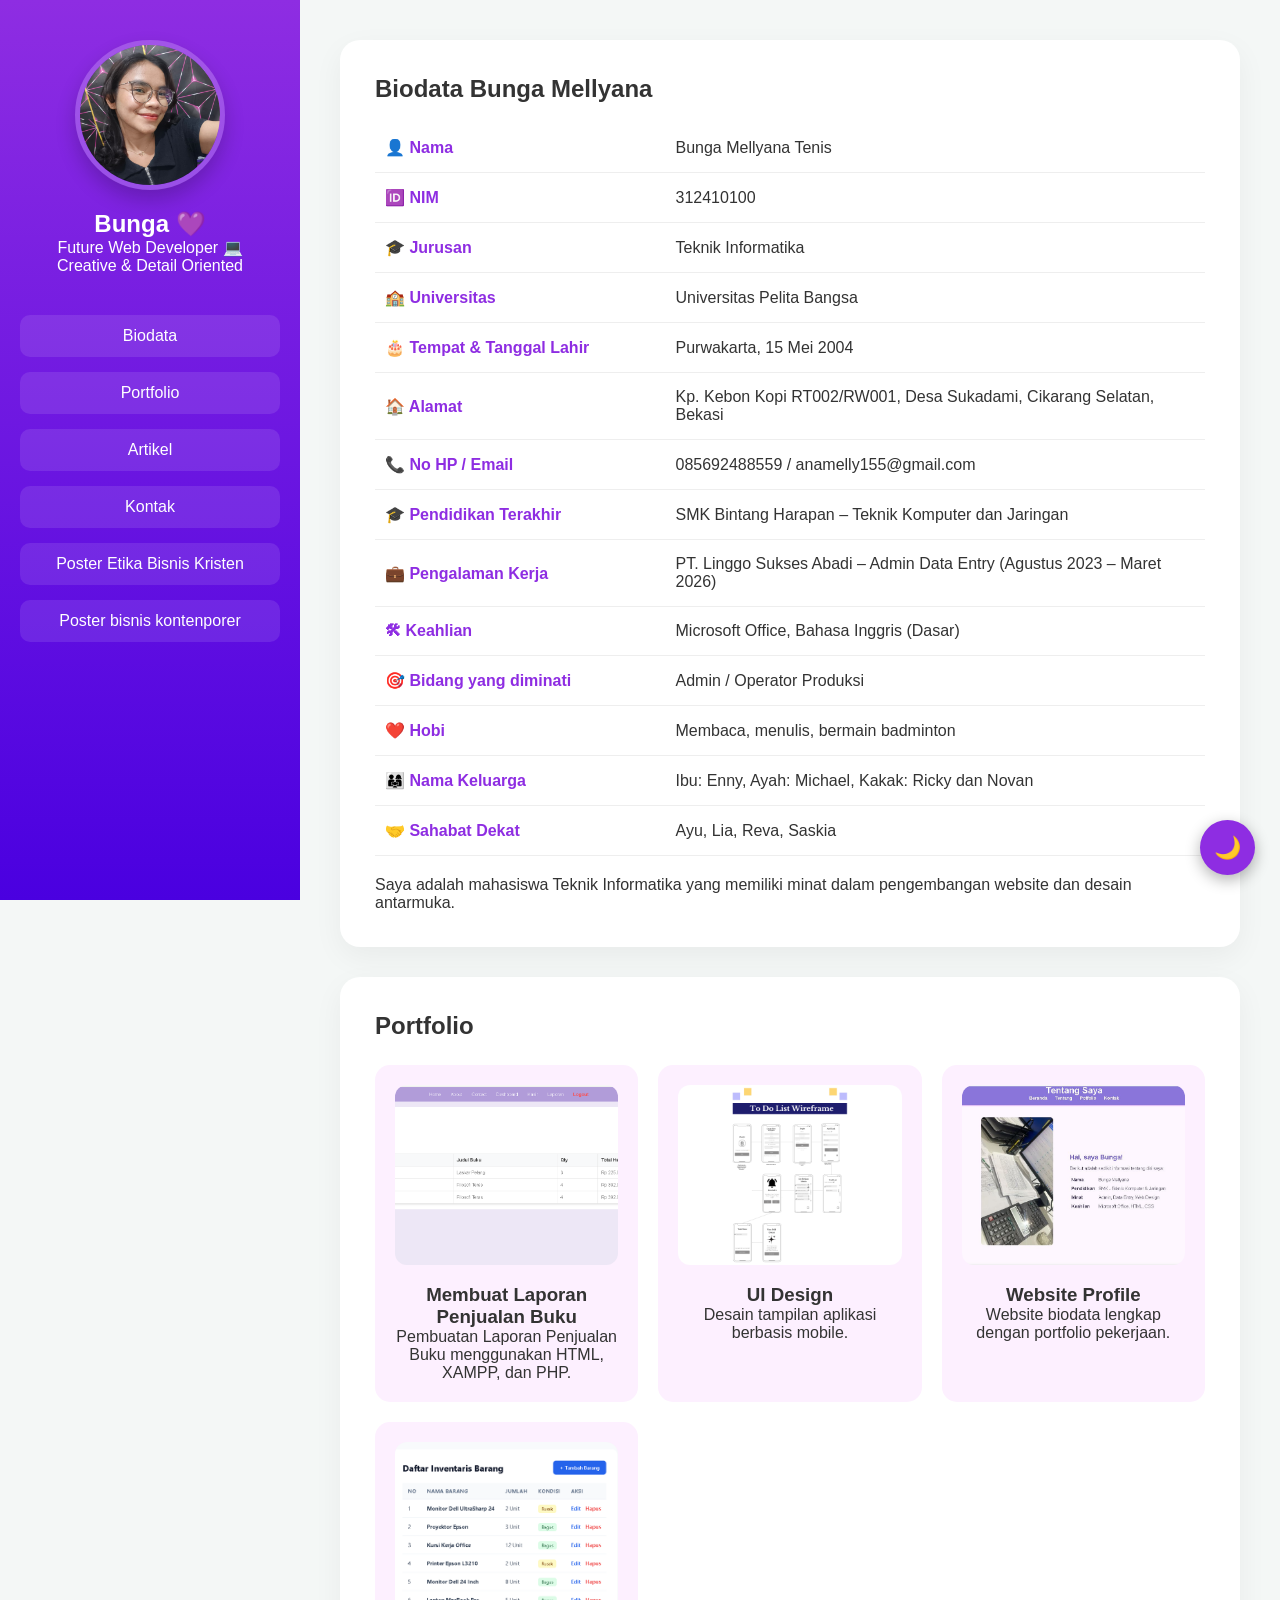
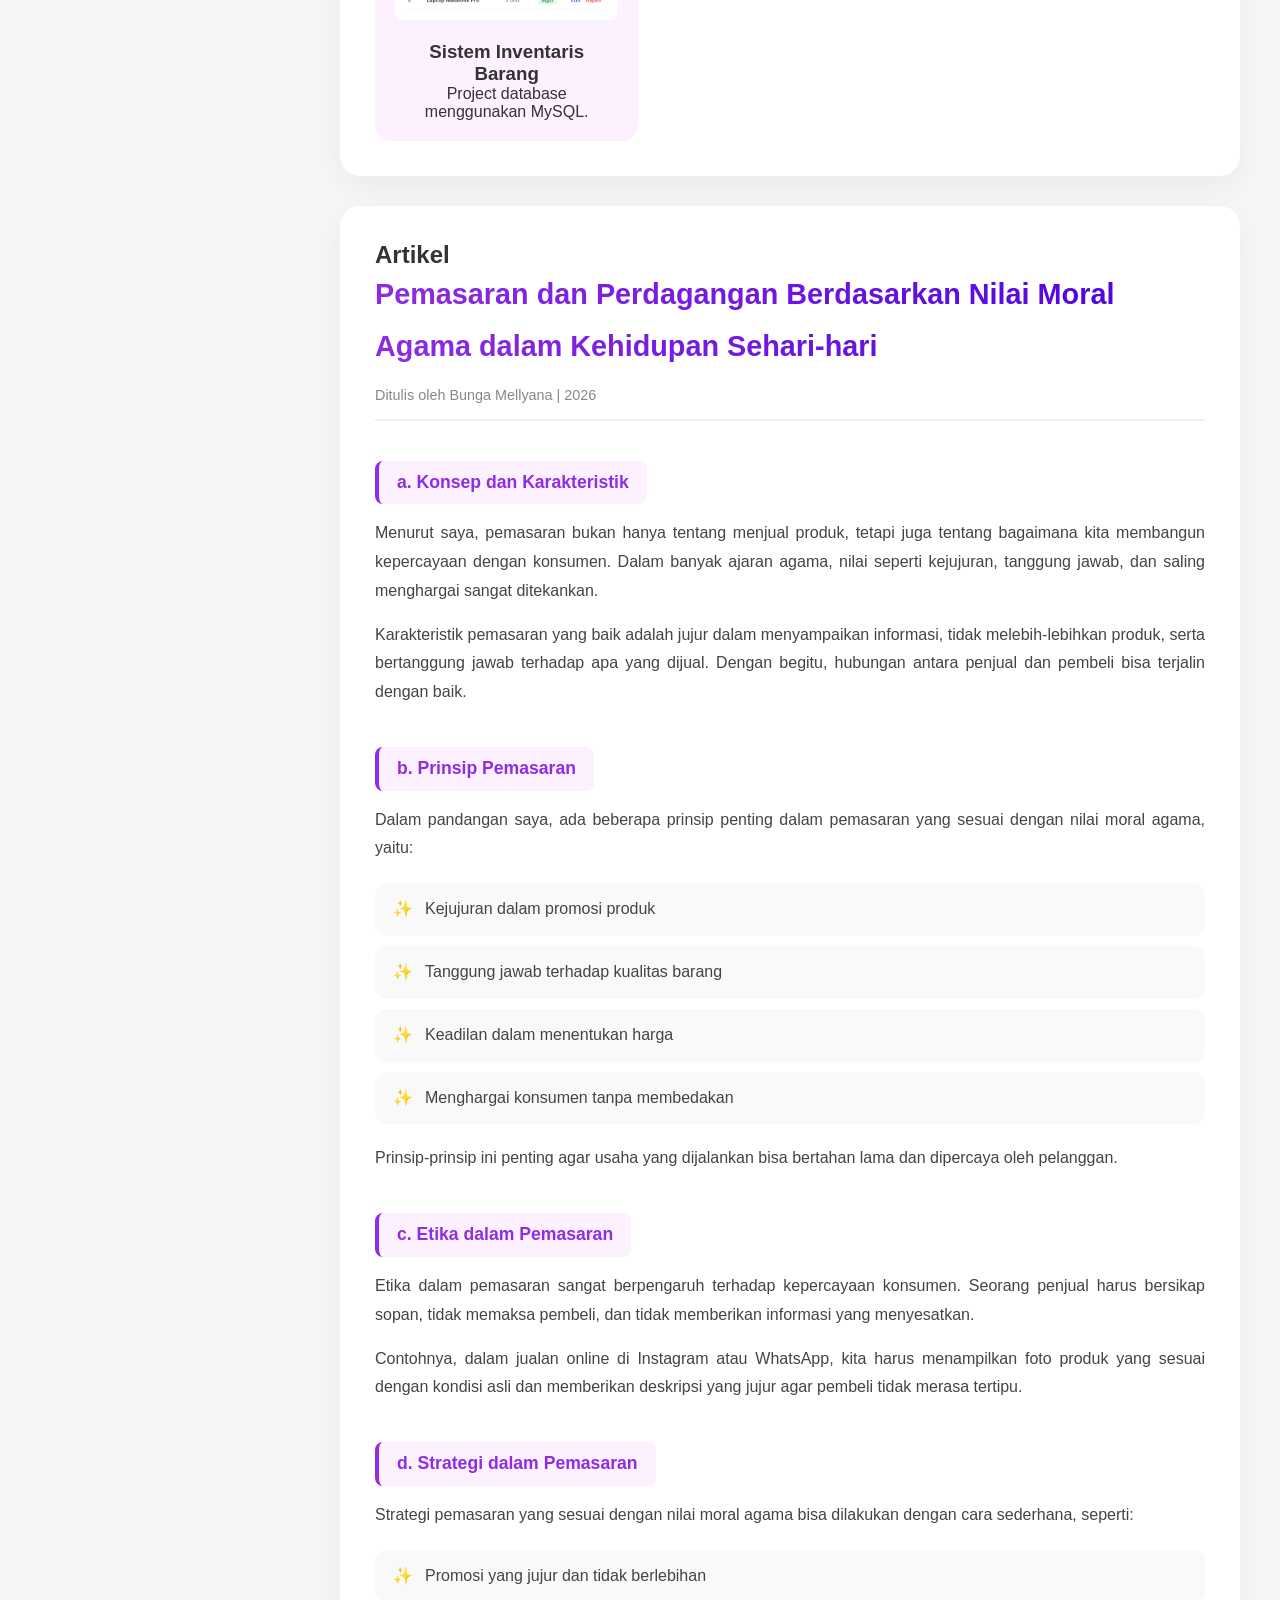
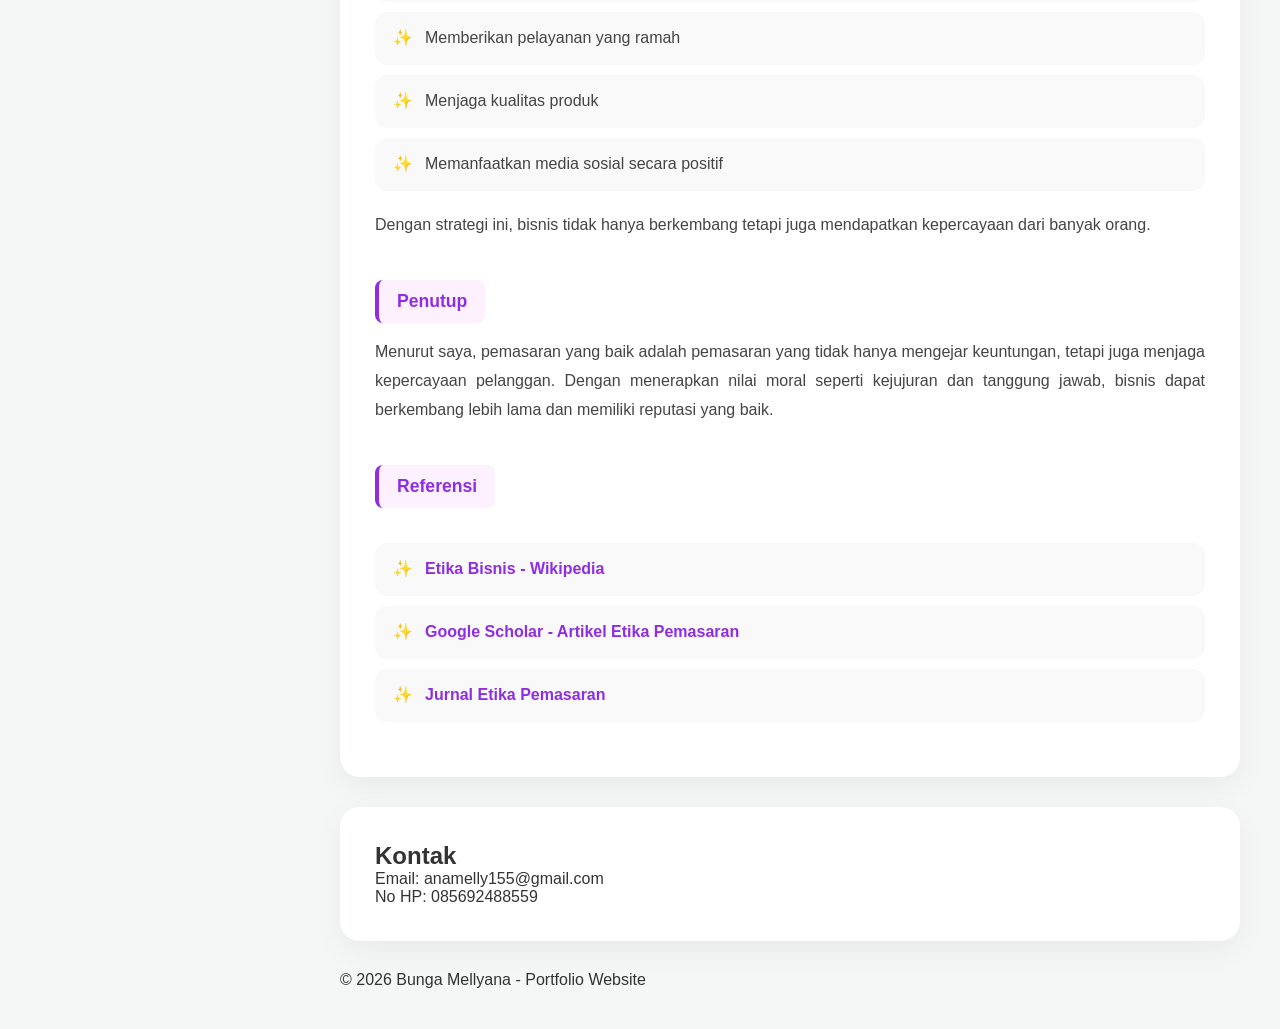
<file: index.html>
<!DOCTYPE html>
<html lang="id">
<head>
    <meta charset="UTF-8">
    <meta name="viewport" content="width=device-width, initial-scale=1.0">
    <title>Portfolio - Bunga Mellyana</title>
    <link rel="stylesheet" href="style.css">
</head>
<body>

<div class="container">

    <!-- SIDEBAR -->
    <aside class="sidebar">
        <div class="profile">
            <div class="circle">
                <img src="me.jpeg" alt="Foto Bunga">
            </div>
            <h2>Bunga 💜</h2>
            <p>Future Web Developer 💻</p>
            <p>Creative & Detail Oriented</p>
        </div>

        <nav class="menu">
            <a href="#about">Biodata</a>
            <a href="#portfolio">Portfolio</a>
            <a href="artikel.html">Artikel</a>
            <a href="#kontak">Kontak</a>
            <a href="poster-etika-bisnis-kristen.html">Poster Etika Bisnis Kristen</a>
            <a href="poster.html">Poster bisnis kontenporer</a>
        </nav>
    </aside>

    <!-- CONTENT -->
    <main class="content">

        <!-- BIODATA -->
        <section id="about" class="card">
            <h1>Biodata Bunga Mellyana</h1>
            <table>
                <tr><td class="label">👤 Nama</td><td class="value">Bunga Mellyana Tenis</td></tr>
                <tr><td class="label">🆔 NIM</td><td class="value">312410100</td></tr>
                <tr><td class="label">🎓 Jurusan</td><td class="value">Teknik Informatika</td></tr>
                <tr><td class="label">🏫 Universitas</td><td class="value">Universitas Pelita Bangsa</td></tr>
                <tr><td class="label">🎂 Tempat & Tanggal Lahir</td><td class="value">Purwakarta, 15 Mei 2004</td></tr>
                <tr><td class="label">🏠 Alamat</td><td class="value">Kp. Kebon Kopi RT002/RW001, Desa Sukadami, Cikarang Selatan, Bekasi</td></tr>
                <tr><td class="label">📞 No HP / Email</td><td class="value">085692488559 / anamelly155@gmail.com</td></tr>
                <tr><td class="label">🎓 Pendidikan Terakhir</td><td class="value">SMK Bintang Harapan – Teknik Komputer dan Jaringan</td></tr>
                <tr><td class="label">💼 Pengalaman Kerja</td><td class="value">PT. Linggo Sukses Abadi – Admin Data Entry (Agustus 2023 – Maret 2026)</td></tr>
                <tr><td class="label">🛠 Keahlian</td><td class="value">Microsoft Office, Bahasa Inggris (Dasar)</td></tr>
                <tr><td class="label">🎯 Bidang yang diminati</td><td class="value">Admin / Operator Produksi</td></tr>
                <tr><td class="label">❤️ Hobi</td><td class="value">Membaca, menulis, bermain badminton</td></tr>
                <tr><td class="label">👨‍👩‍👧 Nama Keluarga</td><td class="value">Ibu: Enny, Ayah: Michael, Kakak: Ricky dan Novan</td></tr>
                <tr><td class="label">🤝 Sahabat Dekat</td><td class="value">Ayu, Lia, Reva, Saskia</td></tr>
            </table>
            <p>Saya adalah mahasiswa Teknik Informatika yang memiliki minat dalam pengembangan website dan desain antarmuka.</p>
        </section>

        <!-- PORTFOLIO -->
        <section id="portfolio" class="card">
            <h2>Portfolio</h2>
            <div class="grid">
                <div class="box">
                    <img src="Laporan.png" alt="Laporan Penjualan" class="project-img">
                    <h3>Membuat Laporan Penjualan Buku</h3>
                    <p>Pembuatan Laporan Penjualan Buku menggunakan HTML, XAMPP, dan PHP.</p>
                </div>
                <div class="box">
                    <img src="Wiframe.png" alt="UI Project" class="project-img">
                    <h3>UI Design</h3>
                    <p>Desain tampilan aplikasi berbasis mobile.</p>
                </div>
                <div class="box">
                    <img src="Profile.png" alt="Website Profile" class="project-img">
                    <h3>Website Profile</h3>
                    <p>Website biodata lengkap dengan portfolio pekerjaan.</p>
                </div>
                <div class="box">
                    <img src="Projek Barang.png" alt="Sistem Inventaris" class="project-img">
                    <h3>Sistem Inventaris Barang</h3>
                    <p>Project database menggunakan MySQL.</p>
                </div>
            </div>
        </section>

        <!-- ARTIKEL -->
<section id="artikel" class="card">
    <h2>Artikel</h2>
    <div class="artikel-box">

        <h3>Pemasaran dan Perdagangan Berdasarkan Nilai Moral Agama dalam Kehidupan Sehari-hari</h3>
        <p class="artikel-info">Ditulis oleh Bunga Mellyana | 2026</p>

        <h4>a. Konsep dan Karakteristik</h4>
        <p>Menurut saya, pemasaran bukan hanya tentang menjual produk, tetapi juga tentang bagaimana kita membangun kepercayaan dengan konsumen. Dalam banyak ajaran agama, nilai seperti kejujuran, tanggung jawab, dan saling menghargai sangat ditekankan.</p>
        <p>Karakteristik pemasaran yang baik adalah jujur dalam menyampaikan informasi, tidak melebih-lebihkan produk, serta bertanggung jawab terhadap apa yang dijual. Dengan begitu, hubungan antara penjual dan pembeli bisa terjalin dengan baik.</p>

        <h4>b. Prinsip Pemasaran</h4>
        <p>Dalam pandangan saya, ada beberapa prinsip penting dalam pemasaran yang sesuai dengan nilai moral agama, yaitu:</p>
        <ul>
            <li>Kejujuran dalam promosi produk</li>
            <li>Tanggung jawab terhadap kualitas barang</li>
            <li>Keadilan dalam menentukan harga</li>
            <li>Menghargai konsumen tanpa membedakan</li>
        </ul>
        <p>Prinsip-prinsip ini penting agar usaha yang dijalankan bisa bertahan lama dan dipercaya oleh pelanggan.</p>

        <h4>c. Etika dalam Pemasaran</h4>
        <p>Etika dalam pemasaran sangat berpengaruh terhadap kepercayaan konsumen. Seorang penjual harus bersikap sopan, tidak memaksa pembeli, dan tidak memberikan informasi yang menyesatkan.</p>
        <p>Contohnya, dalam jualan online di Instagram atau WhatsApp, kita harus menampilkan foto produk yang sesuai dengan kondisi asli dan memberikan deskripsi yang jujur agar pembeli tidak merasa tertipu.</p>

        <h4>d. Strategi dalam Pemasaran</h4>
        <p>Strategi pemasaran yang sesuai dengan nilai moral agama bisa dilakukan dengan cara sederhana, seperti:</p>
        <ul>
            <li>Promosi yang jujur dan tidak berlebihan</li>
            <li>Memberikan pelayanan yang ramah</li>
            <li>Menjaga kualitas produk</li>
            <li>Memanfaatkan media sosial secara positif</li>
        </ul>
        <p>Dengan strategi ini, bisnis tidak hanya berkembang tetapi juga mendapatkan kepercayaan dari banyak orang.</p>

        <h4>Penutup</h4>
        <p>Menurut saya, pemasaran yang baik adalah pemasaran yang tidak hanya mengejar keuntungan, tetapi juga menjaga kepercayaan pelanggan. Dengan menerapkan nilai moral seperti kejujuran dan tanggung jawab, bisnis dapat berkembang lebih lama dan memiliki reputasi yang baik.</p>

        <h4>Referensi</h4>
<ul>
    <li><a href="https://id.wikipedia.org/wiki/Etika_bisnis" target="_blank">Etika Bisnis - Wikipedia</a></li>
    
    <li><a href="https://scholar.google.com/scholar?q=etika+pemasaran+moral+agama" target="_blank">Google Scholar - Artikel Etika Pemasaran</a></li>
    
    <li><a href="https://www.researchgate.net/publication/374945821_ETIKA_PEMASARAN" target="_blank">Jurnal Etika Pemasaran</a></li>
</ul>

    </div>
</section>

        <!-- KONTAK -->
        <section id="kontak" class="card">
            <h2>Kontak</h2>
            <p>Email: anamelly155@gmail.com</p>
            <p>No HP: 085692488559</p>
        </section>

        <!-- FOOTER -->
        <footer>
            © 2026 Bunga Mellyana - Portfolio Website
        </footer>

    </main>

</div>
<button class="toggle-dark" onclick="toggleDarkMode()">🌙</button>

<script>
function toggleDarkMode() {
    document.body.classList.toggle("dark");
}
</script>
</body>
</html>
</file>
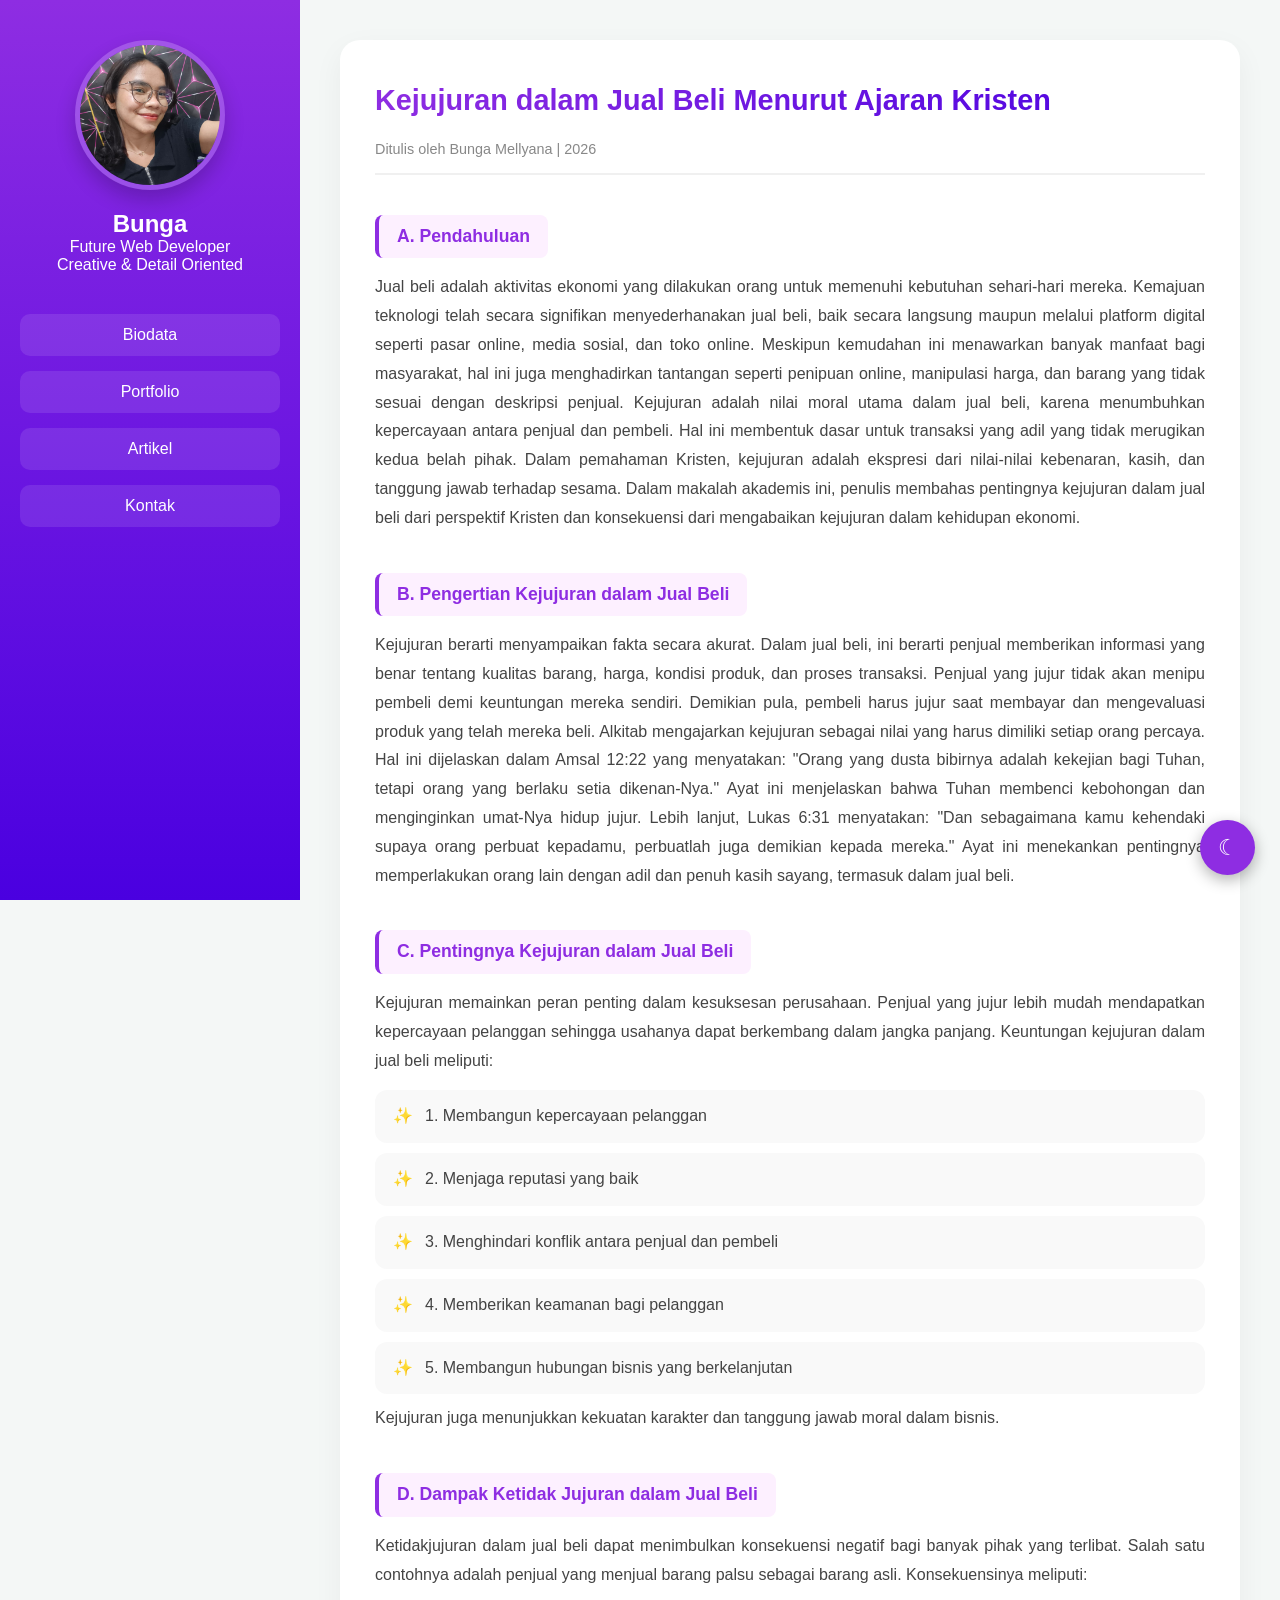
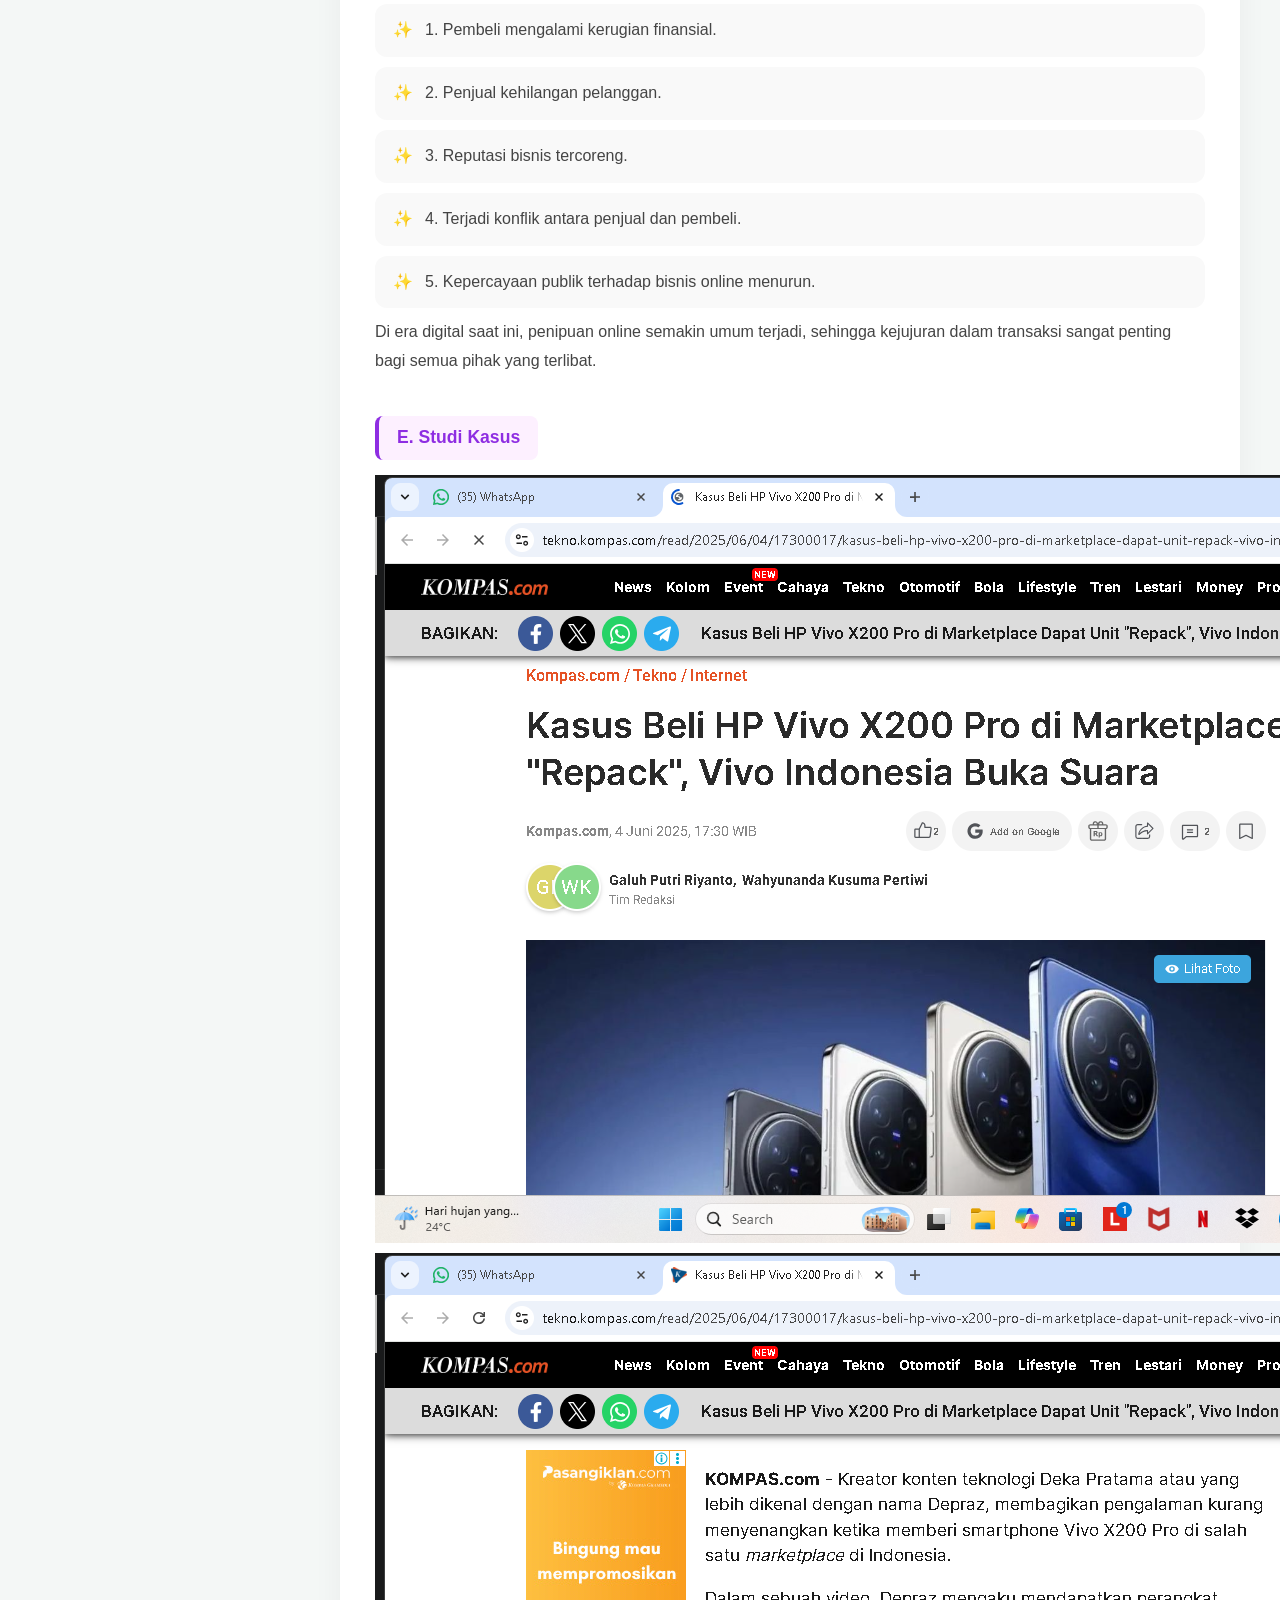
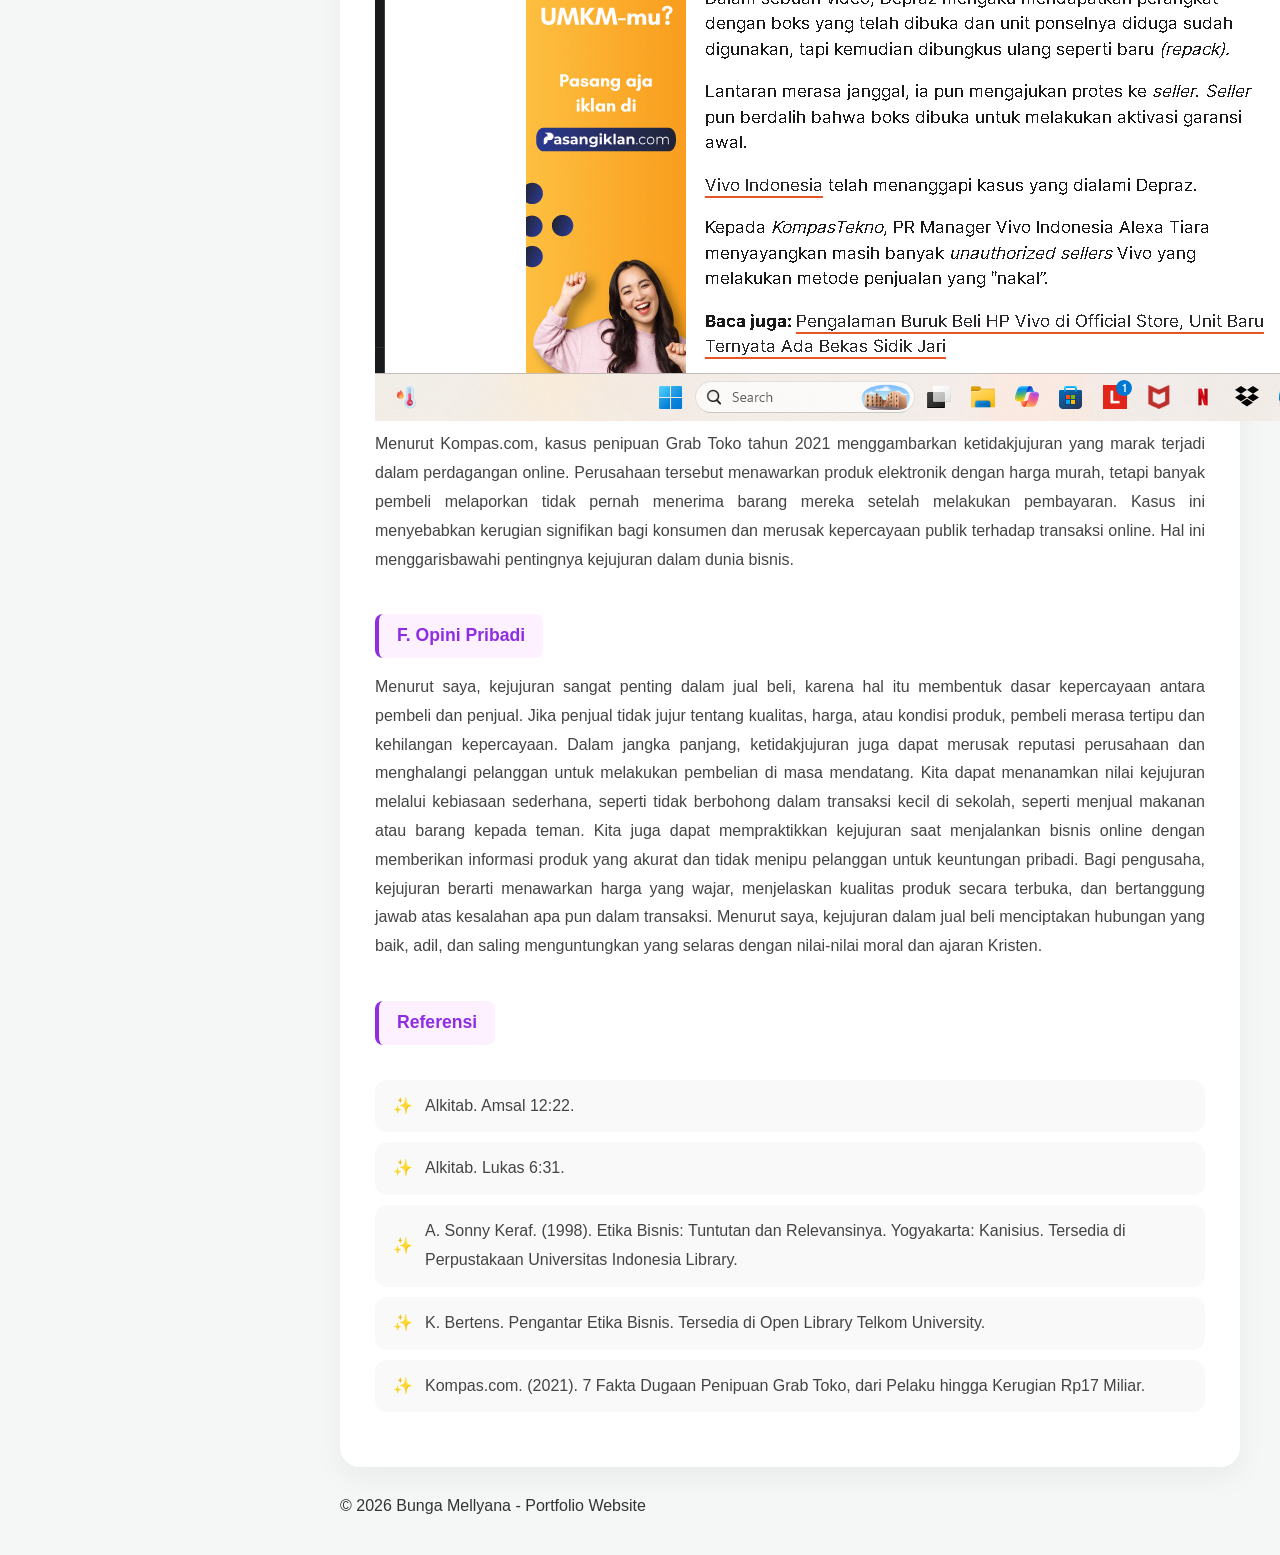
<file: artikel.html>
<!DOCTYPE html>
<html lang="id">
<head>
    <meta charset="UTF-8">
    <meta name="viewport" content="width=device-width, initial-scale=1.0">
    <title>Artikel - Kejujuran dalam Jual Beli</title>
    <link rel="stylesheet" href="style.css">
</head>
<body>

<div class="container">

    <!-- SIDEBAR -->
    <aside class="sidebar">
        <div class="profile">
            <div class="circle">
                <img src="me.jpeg" alt="Foto Bunga">
            </div>
            <h2>Bunga</h2>
            <p>Future Web Developer</p>
            <p>Creative & Detail Oriented</p>
        </div>

        <nav class="menu">
            <a href="index.html#about">Biodata</a>
            <a href="index.html#portfolio">Portfolio</a>
            <a href="artikel.html">Artikel</a>
            <a href="index.html#kontak">Kontak</a>
        </nav>
    </aside>

    <!-- CONTENT -->
    <main class="content">

        <section class="card">
            <div class="artikel-box">
                <h3>Kejujuran dalam Jual Beli Menurut Ajaran Kristen</h3>
                <p class="artikel-info">Ditulis oleh Bunga Mellyana | 2026</p>

                <h4>A. Pendahuluan</h4>
                <p>
                    Jual beli adalah aktivitas ekonomi yang dilakukan orang untuk memenuhi kebutuhan sehari-hari mereka. Kemajuan teknologi telah secara signifikan menyederhanakan jual beli, baik secara langsung maupun melalui platform digital seperti pasar online, media sosial, dan toko online. Meskipun kemudahan ini menawarkan banyak manfaat bagi masyarakat, hal ini juga menghadirkan tantangan seperti penipuan online, manipulasi harga, dan barang yang tidak sesuai dengan deskripsi penjual.
                    Kejujuran adalah nilai moral utama dalam jual beli, karena menumbuhkan kepercayaan antara penjual dan pembeli. Hal ini membentuk dasar untuk transaksi yang adil yang tidak merugikan kedua belah pihak. Dalam pemahaman Kristen, kejujuran adalah ekspresi dari nilai-nilai kebenaran, kasih, dan tanggung jawab terhadap sesama.
                    Dalam makalah akademis ini, penulis membahas pentingnya kejujuran dalam jual beli dari perspektif Kristen dan konsekuensi dari mengabaikan kejujuran dalam kehidupan ekonomi.
                </p>

                <h4>B. Pengertian Kejujuran dalam Jual Beli</h4>
                <p>
                    Kejujuran berarti menyampaikan fakta secara akurat. Dalam jual beli, ini berarti penjual memberikan informasi yang benar tentang kualitas barang, harga, kondisi produk, dan proses transaksi.
                    Penjual yang jujur tidak akan menipu pembeli demi keuntungan mereka sendiri. Demikian pula, pembeli harus jujur saat membayar dan mengevaluasi produk yang telah mereka beli.
                    Alkitab mengajarkan kejujuran sebagai nilai yang harus dimiliki setiap orang percaya. 
                    Hal ini dijelaskan dalam Amsal 12:22 yang menyatakan:
                    "Orang yang dusta bibirnya adalah kekejian bagi Tuhan, tetapi orang yang berlaku setia dikenan-Nya."

                    Ayat ini menjelaskan bahwa Tuhan membenci kebohongan dan menginginkan umat-Nya hidup jujur.

                    Lebih lanjut, Lukas 6:31 menyatakan:
                    "Dan sebagaimana kamu kehendaki supaya orang perbuat kepadamu, perbuatlah juga demikian kepada mereka."

                    Ayat ini menekankan pentingnya memperlakukan orang lain dengan adil dan penuh kasih sayang, termasuk dalam jual beli.
                </p>

                <h4>C. Pentingnya Kejujuran dalam Jual Beli</h4>
                <p>
                   Kejujuran memainkan peran penting dalam kesuksesan perusahaan. Penjual yang jujur lebih mudah mendapatkan kepercayaan pelanggan sehingga usahanya dapat berkembang dalam jangka panjang.
                   Keuntungan kejujuran dalam jual beli meliputi:
                   <li>1. Membangun kepercayaan pelanggan</li>
                   <li>2. Menjaga reputasi yang baik</li>
                   <li>3. Menghindari konflik antara penjual dan pembeli</li>
                   <li>4. Memberikan keamanan bagi pelanggan</li>
                   <li>5. Membangun hubungan bisnis yang berkelanjutan</li>
                   Kejujuran juga menunjukkan kekuatan karakter dan tanggung jawab moral dalam bisnis.

                </p>

                <h4>D. Dampak Ketidak Jujuran dalam Jual Beli</h4>
                <p>
                    Ketidakjujuran dalam jual beli dapat menimbulkan konsekuensi negatif bagi banyak pihak yang terlibat. Salah satu contohnya adalah penjual yang menjual barang palsu sebagai barang asli.
                    Konsekuensinya meliputi:
                   <li>1. Pembeli mengalami kerugian finansial.</li>
                    <li>2. Penjual kehilangan pelanggan.</li>
                    <li>3. Reputasi bisnis tercoreng.</li>
                    <li>4. Terjadi konflik antara penjual dan pembeli.</li>
                    <li>5. Kepercayaan publik terhadap bisnis online menurun.</li>
                    Di era digital saat ini, penipuan online semakin umum terjadi, sehingga kejujuran dalam transaksi sangat penting bagi semua pihak yang terlibat.
                </p>

                <h4>E. Studi Kasus</h4>
                <img src="Studi Kasus1.png" alt="Studi Kasus">
                <img src="Studi Kasus2.png" alt="Studi Kasus">
                <p>
                    Menurut Kompas.com, kasus penipuan Grab Toko tahun 2021 menggambarkan ketidakjujuran yang marak terjadi dalam perdagangan online. Perusahaan tersebut menawarkan produk elektronik dengan harga murah, tetapi banyak pembeli melaporkan tidak pernah menerima barang mereka setelah melakukan pembayaran.
                    Kasus ini menyebabkan kerugian signifikan bagi konsumen dan merusak kepercayaan publik terhadap transaksi online. Hal ini menggarisbawahi pentingnya kejujuran dalam dunia bisnis.
                </p>

                <h4>F. Opini Pribadi</h4>
                <p>
                    Menurut saya, kejujuran sangat penting dalam jual beli, karena hal itu membentuk dasar kepercayaan antara pembeli dan penjual. Jika penjual tidak jujur tentang kualitas, harga, atau kondisi produk, pembeli merasa tertipu dan kehilangan kepercayaan. Dalam jangka panjang, ketidakjujuran juga dapat merusak reputasi perusahaan dan menghalangi pelanggan untuk melakukan pembelian di masa mendatang.
                    Kita dapat menanamkan nilai kejujuran melalui kebiasaan sederhana, seperti tidak berbohong dalam transaksi kecil di sekolah, seperti menjual makanan atau barang kepada teman. Kita juga dapat mempraktikkan kejujuran saat menjalankan bisnis online dengan memberikan informasi produk yang akurat dan tidak menipu pelanggan untuk keuntungan pribadi.
                    Bagi pengusaha, kejujuran berarti menawarkan harga yang wajar, menjelaskan kualitas produk secara terbuka, dan bertanggung jawab atas kesalahan apa pun dalam transaksi. Menurut saya, kejujuran dalam jual beli menciptakan hubungan yang baik, adil, dan saling menguntungkan yang selaras dengan nilai-nilai moral dan ajaran Kristen.
                </p>

                <h4>Referensi</h4>
                <ul>
                    <li>Alkitab. Amsal 12:22.</li>
                    <li>Alkitab. Lukas 6:31.</li>
                    <li>A. Sonny Keraf. (1998). Etika Bisnis: Tuntutan dan Relevansinya. Yogyakarta: Kanisius. Tersedia di Perpustakaan Universitas Indonesia Library.</li>
                    <li>K. Bertens. Pengantar Etika Bisnis. Tersedia di Open Library Telkom University.</li>
                    <li>Kompas.com. (2021). 7 Fakta Dugaan Penipuan Grab Toko, dari Pelaku hingga Kerugian Rp17 Miliar.</li>
                </ul>
            </div>
        </section>

        <!-- FOOTER -->
        <footer>
            &copy; 2026 Bunga Mellyana - Portfolio Website
        </footer>

    </main>

</div>
<button class="toggle-dark" onclick="toggleDarkMode()">&#9790;</button>

<script>
function toggleDarkMode() {
    document.body.classList.toggle("dark");
}
</script>
</body>
</html>
</file>
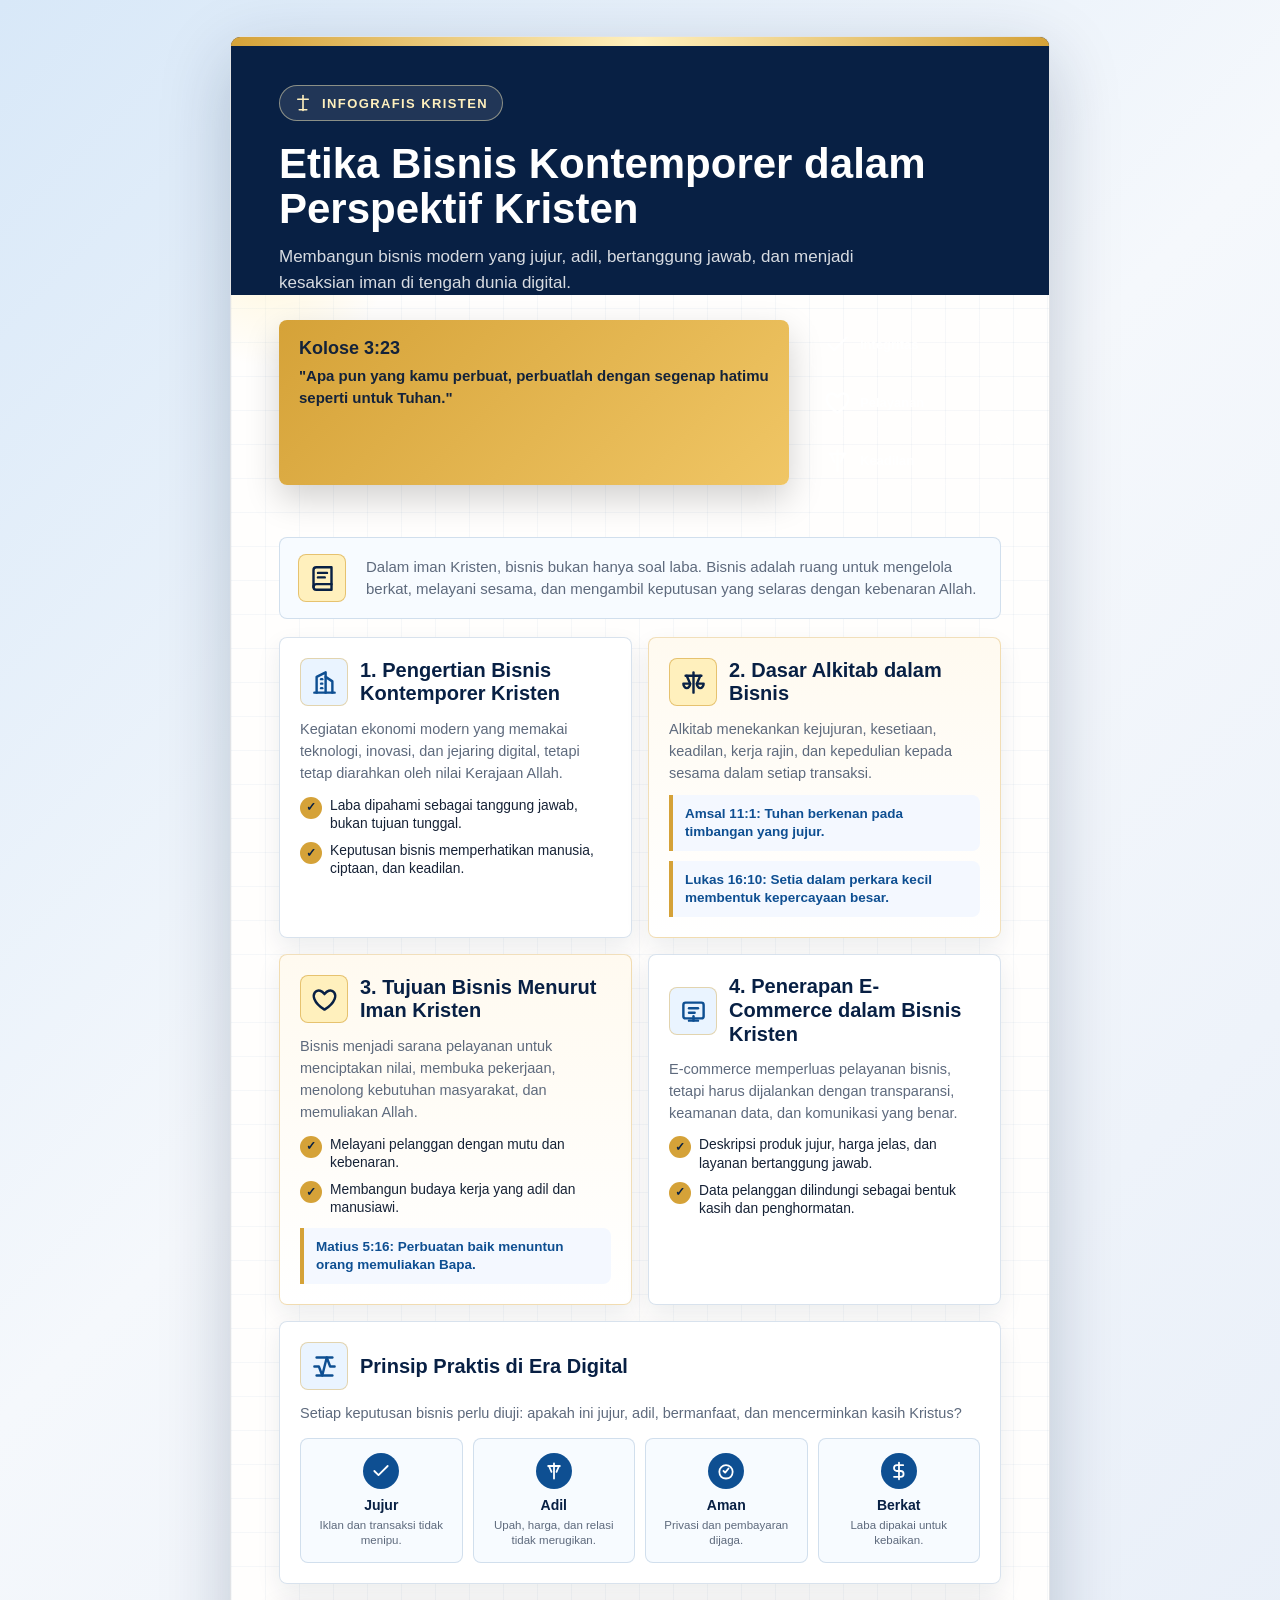
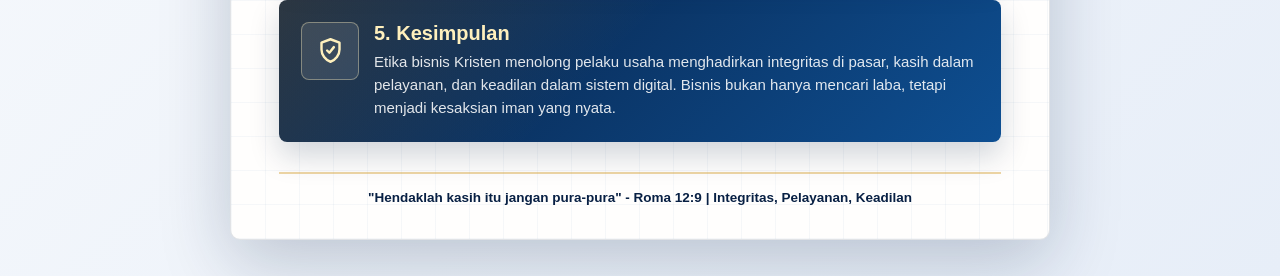
<file: poster-etika-bisnis-kristen.html>
<!DOCTYPE html>
<html lang="id">
<head>
  <meta charset="UTF-8">
  <meta name="viewport" content="width=device-width, initial-scale=1.0">
  <title>Poster Etika Bisnis Kontemporer dalam Perspektif Kristen</title>
  <style>
    :root {
      --navy: #082044;
      --blue: #0e4f92;
      --blue-soft: #eaf4ff;
      --gold: #d5a238;
      --gold-soft: #fff0bd;
      --paper: #fffefd;
      --ink: #162236;
      --muted: #5e6a7d;
      --line: rgba(14, 79, 146, 0.16);
    }

    * {
      box-sizing: border-box;
    }

    body {
      margin: 0;
      min-height: 100vh;
      padding: 36px 18px;
      display: flex;
      justify-content: center;
      align-items: flex-start;
      background:
        linear-gradient(135deg, #d8e8f8 0%, #f5f8fc 45%, #e7eef8 100%);
      font-family: "Segoe UI", Arial, Helvetica, sans-serif;
      color: var(--ink);
    }

    .poster {
      width: min(820px, calc(100vw - 36px));
      min-height: 1180px;
      position: relative;
      overflow: hidden;
      background: var(--paper);
      border: 1px solid rgba(8, 32, 68, 0.12);
      border-radius: 10px;
      box-shadow: 0 22px 70px rgba(8, 32, 68, 0.22);
    }

    .poster::before {
      content: "";
      position: absolute;
      inset: 0;
      background:
        linear-gradient(180deg, var(--navy) 0 258px, transparent 258px),
        radial-gradient(circle at 85% 52px, rgba(213, 162, 56, 0.34), transparent 132px),
        radial-gradient(circle at 5% 210px, rgba(255, 240, 189, 0.55), transparent 120px),
        linear-gradient(90deg, rgba(14, 79, 146, 0.04) 1px, transparent 1px),
        linear-gradient(0deg, rgba(14, 79, 146, 0.04) 1px, transparent 1px);
      background-size: auto, auto, auto, 34px 34px, 34px 34px;
      pointer-events: none;
    }

    .poster::after {
      content: "";
      position: absolute;
      top: 0;
      left: 0;
      right: 0;
      height: 9px;
      background: linear-gradient(90deg, var(--gold), var(--gold-soft), var(--gold));
    }

    header,
    main,
    footer {
      position: relative;
      z-index: 1;
    }

    header {
      padding: 48px 48px 26px;
      color: white;
    }

    .kicker {
      width: max-content;
      max-width: 100%;
      display: flex;
      align-items: center;
      gap: 10px;
      padding: 8px 14px;
      border-radius: 999px;
      background: rgba(255, 255, 255, 0.1);
      border: 1px solid rgba(255, 240, 189, 0.48);
      color: var(--gold-soft);
      font-size: 13px;
      font-weight: 800;
      letter-spacing: 1.4px;
      text-transform: uppercase;
    }

    .kicker svg {
      width: 18px;
      height: 18px;
    }

    h1 {
      margin: 20px 0 12px;
      max-width: 710px;
      font-size: 42px;
      line-height: 1.08;
      letter-spacing: 0;
    }

    .subtitle {
      max-width: 640px;
      margin: 0;
      color: rgba(255, 255, 255, 0.84);
      font-size: 17px;
      line-height: 1.55;
    }

    .hero-row {
      margin-top: 24px;
      display: grid;
      grid-template-columns: 1fr 190px;
      gap: 22px;
      align-items: stretch;
    }

    .verse-card {
      padding: 18px 20px;
      border-radius: 8px;
      background: linear-gradient(135deg, var(--gold), #f0c665);
      color: #13223a;
      box-shadow: 0 14px 34px rgba(0, 0, 0, 0.18);
    }

    .verse-card strong {
      display: block;
      margin-bottom: 6px;
      font-size: 18px;
    }

    .verse-card span {
      display: block;
      font-size: 15px;
      line-height: 1.42;
      font-weight: 700;
    }

    .value-stack {
      display: grid;
      gap: 9px;
    }

    .value-pill {
      display: flex;
      align-items: center;
      gap: 9px;
      padding: 10px 12px;
      border-radius: 8px;
      background: rgba(255, 255, 255, 0.1);
      border: 1px solid rgba(255, 255, 255, 0.18);
      color: rgba(255, 255, 255, 0.92);
      font-size: 13px;
      font-weight: 700;
    }

    main {
      padding: 26px 48px 30px;
    }

    .intro-strip {
      margin-bottom: 18px;
      padding: 16px 18px;
      display: grid;
      grid-template-columns: 54px 1fr;
      gap: 14px;
      align-items: center;
      border-radius: 8px;
      background: #f7fbff;
      border: 1px solid var(--line);
    }

    .intro-strip p {
      margin: 0;
      color: var(--muted);
      font-size: 15px;
      line-height: 1.5;
    }

    .grid {
      display: grid;
      grid-template-columns: 1fr 1fr;
      gap: 16px;
    }

    .panel {
      min-height: 232px;
      padding: 20px;
      border-radius: 8px;
      background: rgba(255, 255, 255, 0.94);
      border: 1px solid var(--line);
      box-shadow: 0 10px 25px rgba(8, 32, 68, 0.08);
    }

    .panel.gold {
      background: linear-gradient(180deg, #fffaf0, #ffffff);
      border-color: rgba(213, 162, 56, 0.34);
    }

    .panel.wide {
      grid-column: 1 / -1;
      min-height: 190px;
    }

    .panel-head {
      display: grid;
      grid-template-columns: 48px 1fr;
      gap: 12px;
      align-items: center;
      margin-bottom: 12px;
    }

    .icon-box {
      width: 48px;
      height: 48px;
      display: grid;
      place-items: center;
      border-radius: 8px;
      color: var(--blue);
      background: var(--blue-soft);
      border: 1px solid rgba(213, 162, 56, 0.4);
    }

    .icon-box.gold-fill {
      color: var(--navy);
      background: var(--gold-soft);
      border-color: rgba(213, 162, 56, 0.58);
    }

    h2 {
      margin: 0;
      color: var(--navy);
      font-size: 20px;
      line-height: 1.18;
      letter-spacing: 0;
    }

    p {
      margin: 0;
      color: var(--muted);
      font-size: 14.5px;
      line-height: 1.52;
    }

    .points {
      display: grid;
      gap: 8px;
      margin: 12px 0 0;
      padding: 0;
      list-style: none;
    }

    .points li {
      display: grid;
      grid-template-columns: 22px 1fr;
      gap: 8px;
      color: var(--ink);
      font-size: 13.8px;
      line-height: 1.35;
    }

    .dot {
      width: 22px;
      height: 22px;
      display: grid;
      place-items: center;
      border-radius: 50%;
      background: var(--gold);
      color: var(--navy);
      font-size: 12px;
      font-weight: 900;
    }

    .verse {
      margin-top: 10px;
      padding: 10px 12px;
      border-left: 4px solid var(--gold);
      border-radius: 0 8px 8px 0;
      background: #f4f8ff;
      color: var(--blue);
      font-size: 13.5px;
      line-height: 1.35;
      font-weight: 750;
    }

    .flow {
      display: grid;
      grid-template-columns: repeat(4, 1fr);
      gap: 10px;
      margin-top: 14px;
    }

    .flow-step {
      min-height: 108px;
      padding: 14px 10px;
      border-radius: 8px;
      background: #f7fbff;
      border: 1px solid var(--line);
      text-align: center;
    }

    .mini-icon {
      width: 36px;
      height: 36px;
      margin: 0 auto 8px;
      display: grid;
      place-items: center;
      border-radius: 50%;
      background: var(--blue);
      color: white;
    }

    .flow-step strong {
      display: block;
      color: var(--navy);
      font-size: 14px;
      line-height: 1.2;
    }

    .flow-step span {
      display: block;
      margin-top: 4px;
      color: var(--muted);
      font-size: 11.5px;
      line-height: 1.28;
    }

    .conclusion {
      margin-top: 16px;
      padding: 22px;
      display: grid;
      grid-template-columns: 58px 1fr;
      gap: 15px;
      border-radius: 8px;
      color: white;
      background:
        linear-gradient(135deg, rgba(213, 162, 56, 0.18), transparent 45%),
        linear-gradient(135deg, var(--navy), var(--blue));
      box-shadow: 0 14px 30px rgba(8, 32, 68, 0.18);
    }

    .conclusion .icon-box {
      width: 58px;
      height: 58px;
      color: var(--gold-soft);
      background: rgba(255, 255, 255, 0.1);
      border-color: rgba(255, 240, 189, 0.38);
    }

    .conclusion h2 {
      color: var(--gold-soft);
      margin-bottom: 6px;
    }

    .conclusion p {
      color: rgba(255, 255, 255, 0.88);
      font-size: 15px;
    }

    footer {
      margin: 0 48px 34px;
      padding-top: 16px;
      border-top: 2px solid rgba(213, 162, 56, 0.45);
      color: var(--navy);
      text-align: center;
      font-size: 13.5px;
      font-weight: 800;
    }

    svg {
      width: 27px;
      height: 27px;
      fill: none;
      stroke: currentColor;
      stroke-linecap: round;
      stroke-linejoin: round;
      stroke-width: 2.15;
    }

    .mini-icon svg {
      width: 20px;
      height: 20px;
    }

    @media (max-width: 720px) {
      body {
        padding: 18px 10px;
      }

      .poster {
        width: min(620px, calc(100vw - 20px));
        min-height: auto;
      }

      header,
      main {
        padding-left: 22px;
        padding-right: 22px;
      }

      h1 {
        font-size: 32px;
      }

      .hero-row,
      .grid,
      .intro-strip,
      .conclusion {
        grid-template-columns: 1fr;
      }

      .flow {
        grid-template-columns: 1fr 1fr;
      }

      footer {
        margin-left: 22px;
        margin-right: 22px;
      }
    }
  </style>
</head>
<body>
  <article class="poster" aria-label="Poster Etika Bisnis Kontemporer dalam Perspektif Kristen">
    <header>
      <div class="kicker">
        <svg viewBox="0 0 24 24" aria-hidden="true"><path d="M12 2v20"/><path d="M5 7h14"/><path d="M7 21h10"/></svg>
        Infografis Kristen
      </div>
      <h1>Etika Bisnis Kontemporer dalam Perspektif Kristen</h1>
      <p class="subtitle">Membangun bisnis modern yang jujur, adil, bertanggung jawab, dan menjadi kesaksian iman di tengah dunia digital.</p>

      <div class="hero-row">
        <div class="verse-card">
          <strong>Kolose 3:23</strong>
          <span>"Apa pun yang kamu perbuat, perbuatlah dengan segenap hatimu seperti untuk Tuhan."</span>
        </div>
        <div class="value-stack">
          <div class="value-pill">
            <svg viewBox="0 0 24 24" aria-hidden="true"><path d="m20 6-11 11-5-5"/></svg>
            Integritas
          </div>
          <div class="value-pill">
            <svg viewBox="0 0 24 24" aria-hidden="true"><path d="M12 21s-7-4.35-9-9.5C1.3 7.2 4 3 8.2 4.2c1.7.5 2.8 1.7 3.8 3 1-1.3 2.1-2.5 3.8-3C20 3 22.7 7.2 21 11.5 19 16.65 12 21 12 21z"/></svg>
            Pelayanan
          </div>
          <div class="value-pill">
            <svg viewBox="0 0 24 24" aria-hidden="true"><path d="M12 3v18"/><path d="M5 6h14"/><path d="m6 6 3 7"/><path d="m18 6-3 7"/></svg>
            Keadilan
          </div>
        </div>
      </div>
    </header>

    <main>
      <section class="intro-strip">
        <div class="icon-box gold-fill" aria-hidden="true">
          <svg viewBox="0 0 24 24"><path d="M4 19.5A2.5 2.5 0 0 1 6.5 17H20"/><path d="M6.5 2H20v20H6.5A2.5 2.5 0 0 1 4 19.5v-15A2.5 2.5 0 0 1 6.5 2z"/><path d="M8 7h8"/><path d="M8 11h6"/></svg>
        </div>
        <p>Dalam iman Kristen, bisnis bukan hanya soal laba. Bisnis adalah ruang untuk mengelola berkat, melayani sesama, dan mengambil keputusan yang selaras dengan kebenaran Allah.</p>
      </section>

      <div class="grid">
        <section class="panel">
          <div class="panel-head">
            <div class="icon-box" aria-hidden="true">
              <svg viewBox="0 0 24 24"><path d="M3 21h18"/><path d="M5 21V7l8-4v18"/><path d="M19 21V11l-6-4"/><path d="M9 9h1"/><path d="M9 13h1"/><path d="M9 17h1"/></svg>
            </div>
            <h2>1. Pengertian Bisnis Kontemporer Kristen</h2>
          </div>
          <p>Kegiatan ekonomi modern yang memakai teknologi, inovasi, dan jejaring digital, tetapi tetap diarahkan oleh nilai Kerajaan Allah.</p>
          <ul class="points">
            <li><span class="dot">&#10003;</span><span>Laba dipahami sebagai tanggung jawab, bukan tujuan tunggal.</span></li>
            <li><span class="dot">&#10003;</span><span>Keputusan bisnis memperhatikan manusia, ciptaan, dan keadilan.</span></li>
          </ul>
        </section>

        <section class="panel gold">
          <div class="panel-head">
            <div class="icon-box gold-fill" aria-hidden="true">
              <svg viewBox="0 0 24 24"><path d="M12 3v18"/><path d="M5 6h14"/><path d="m6 6 3 7"/><path d="m18 6-3 7"/><path d="M3 13h6c0 2-1.5 4-3 4s-3-2-3-4z"/><path d="M15 13h6c0 2-1.5 4-3 4s-3-2-3-4z"/></svg>
            </div>
            <h2>2. Dasar Alkitab dalam Bisnis</h2>
          </div>
          <p>Alkitab menekankan kejujuran, kesetiaan, keadilan, kerja rajin, dan kepedulian kepada sesama dalam setiap transaksi.</p>
          <div class="verse">Amsal 11:1: Tuhan berkenan pada timbangan yang jujur.</div>
          <div class="verse">Lukas 16:10: Setia dalam perkara kecil membentuk kepercayaan besar.</div>
        </section>

        <section class="panel gold">
          <div class="panel-head">
            <div class="icon-box gold-fill" aria-hidden="true">
              <svg viewBox="0 0 24 24"><path d="M12 21s-7-4.35-9-9.5C1.3 7.2 4 3 8.2 4.2c1.7.5 2.8 1.7 3.8 3 1-1.3 2.1-2.5 3.8-3C20 3 22.7 7.2 21 11.5 19 16.65 12 21 12 21z"/></svg>
            </div>
            <h2>3. Tujuan Bisnis Menurut Iman Kristen</h2>
          </div>
          <p>Bisnis menjadi sarana pelayanan untuk menciptakan nilai, membuka pekerjaan, menolong kebutuhan masyarakat, dan memuliakan Allah.</p>
          <ul class="points">
            <li><span class="dot">&#10003;</span><span>Melayani pelanggan dengan mutu dan kebenaran.</span></li>
            <li><span class="dot">&#10003;</span><span>Membangun budaya kerja yang adil dan manusiawi.</span></li>
          </ul>
          <div class="verse">Matius 5:16: Perbuatan baik menuntun orang memuliakan Bapa.</div>
        </section>

        <section class="panel">
          <div class="panel-head">
            <div class="icon-box" aria-hidden="true">
              <svg viewBox="0 0 24 24"><rect x="3" y="5" width="18" height="14" rx="2"/><path d="M8 21h8"/><path d="M12 17v4"/><path d="M8 10h8"/><path d="M8 14h5"/></svg>
            </div>
            <h2>4. Penerapan E-Commerce dalam Bisnis Kristen</h2>
          </div>
          <p>E-commerce memperluas pelayanan bisnis, tetapi harus dijalankan dengan transparansi, keamanan data, dan komunikasi yang benar.</p>
          <ul class="points">
            <li><span class="dot">&#10003;</span><span>Deskripsi produk jujur, harga jelas, dan layanan bertanggung jawab.</span></li>
            <li><span class="dot">&#10003;</span><span>Data pelanggan dilindungi sebagai bentuk kasih dan penghormatan.</span></li>
          </ul>
        </section>

        <section class="panel wide">
          <div class="panel-head">
            <div class="icon-box" aria-hidden="true">
              <svg viewBox="0 0 24 24"><path d="M3 12h4l3 8 4-16 3 8h4"/><path d="M5 4h14"/><path d="M5 20h14"/></svg>
            </div>
            <h2>Prinsip Praktis di Era Digital</h2>
          </div>
          <p>Setiap keputusan bisnis perlu diuji: apakah ini jujur, adil, bermanfaat, dan mencerminkan kasih Kristus?</p>

          <div class="flow">
            <div class="flow-step">
              <div class="mini-icon" aria-hidden="true"><svg viewBox="0 0 24 24"><path d="M20 6 9 17l-5-5"/></svg></div>
              <strong>Jujur</strong>
              <span>Iklan dan transaksi tidak menipu.</span>
            </div>
            <div class="flow-step">
              <div class="mini-icon" aria-hidden="true"><svg viewBox="0 0 24 24"><path d="M12 3v18"/><path d="M5 6h14"/><path d="m6 6 3 7"/><path d="m18 6-3 7"/></svg></div>
              <strong>Adil</strong>
              <span>Upah, harga, dan relasi tidak merugikan.</span>
            </div>
            <div class="flow-step">
              <div class="mini-icon" aria-hidden="true"><svg viewBox="0 0 24 24"><path d="M20 13c0 5-3.5 8-8 8s-8-3-8-8a8 8 0 1 1 16 0z"/><path d="M9 12l2 2 4-5"/></svg></div>
              <strong>Aman</strong>
              <span>Privasi dan pembayaran dijaga.</span>
            </div>
            <div class="flow-step">
              <div class="mini-icon" aria-hidden="true"><svg viewBox="0 0 24 24"><path d="M12 2v20"/><path d="M17 5H9.5a3.5 3.5 0 0 0 0 7H14a3.5 3.5 0 0 1 0 7H6"/></svg></div>
              <strong>Berkat</strong>
              <span>Laba dipakai untuk kebaikan.</span>
            </div>
          </div>
        </section>
      </div>

      <section class="conclusion">
        <div class="icon-box" aria-hidden="true">
          <svg viewBox="0 0 24 24"><path d="M12 2 4 5v6c0 5 3.5 9.5 8 11 4.5-1.5 8-6 8-11V5l-8-3z"/><path d="m9 12 2 2 4-5"/></svg>
        </div>
        <div>
          <h2>5. Kesimpulan</h2>
          <p>Etika bisnis Kristen menolong pelaku usaha menghadirkan integritas di pasar, kasih dalam pelayanan, dan keadilan dalam sistem digital. Bisnis bukan hanya mencari laba, tetapi menjadi kesaksian iman yang nyata.</p>
        </div>
      </section>
    </main>

    <footer>
      "Hendaklah kasih itu jangan pura-pura" - Roma 12:9 | Integritas, Pelayanan, Keadilan
    </footer>
  </article>
</body>
</html>
</file>
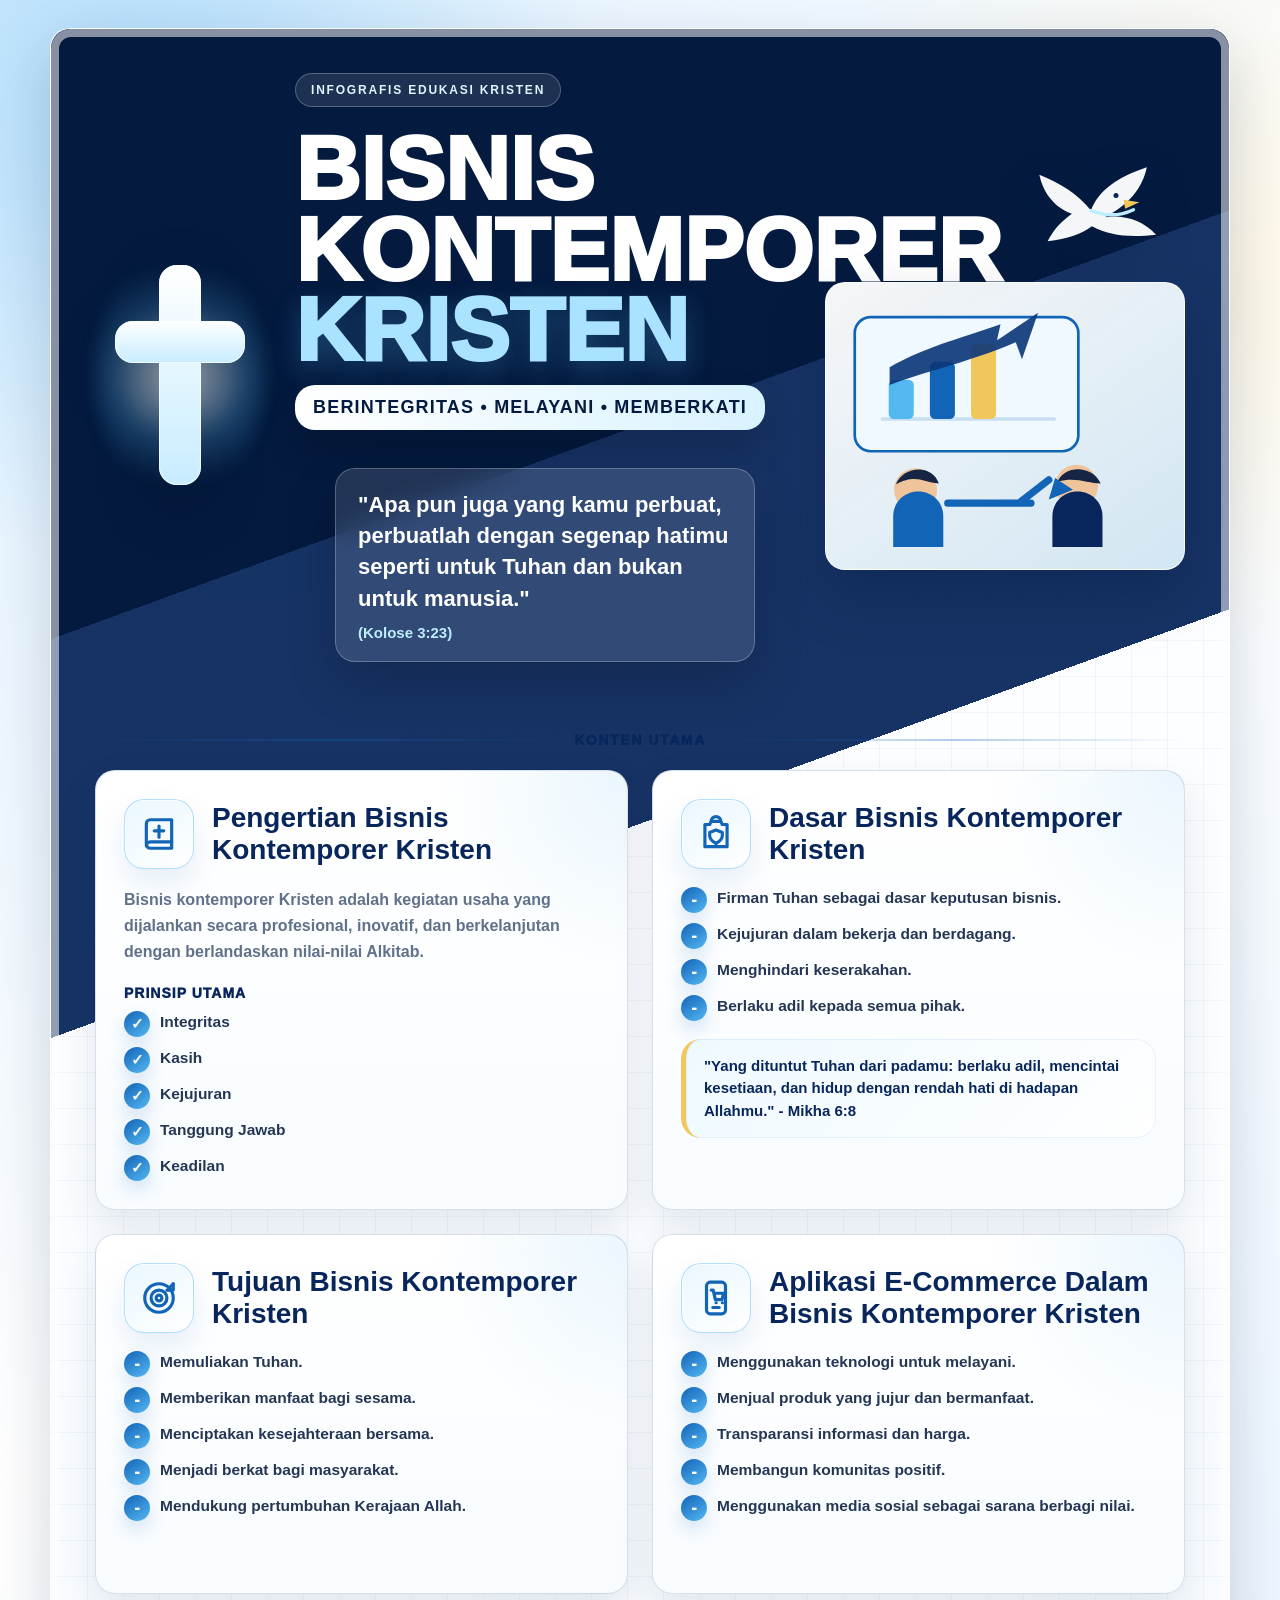
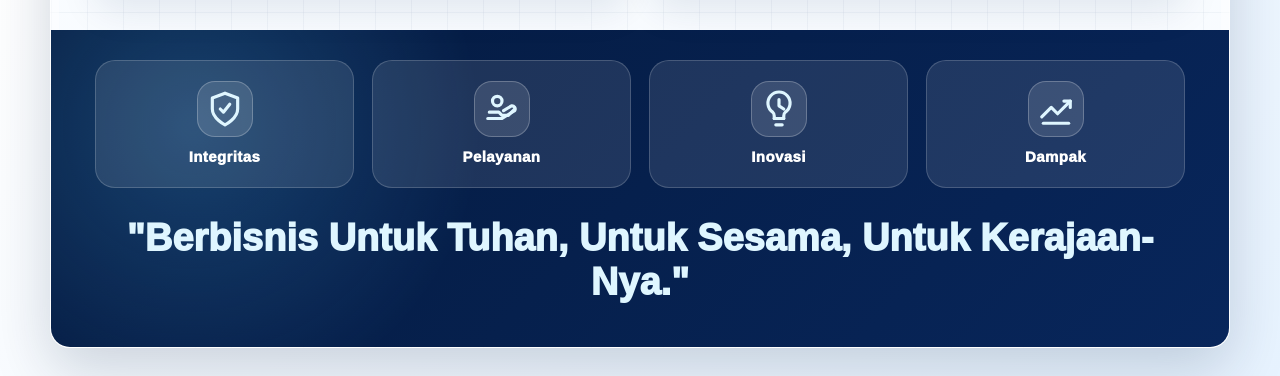
<file: poster.html>
<!DOCTYPE html>
<html lang="id">
<head>
  <meta charset="UTF-8">
  <meta name="viewport" content="width=device-width, initial-scale=1.0">
  <title>Bisnis Kontemporer Kristen</title>
  <style>
    :root {
      --navy: #08265b;
      --deep: #041a3f;
      --blue: #1264b7;
      --sky: #55b7f2;
      --ice: #eaf7ff;
      --white: #ffffff;
      --gold: #f1c75b;
      --ink: #10213f;
      --muted: #617189;
      --line: rgba(8, 38, 91, 0.14);
      --shadow: 0 22px 60px rgba(4, 26, 63, 0.18);
    }

    * {
      box-sizing: border-box;
    }

    html {
      scroll-behavior: smooth;
    }

    body {
      margin: 0;
      min-height: 100vh;
      color: var(--ink);
      font-family: Inter, Poppins, "Segoe UI", Arial, sans-serif;
      background:
        radial-gradient(circle at 12% 6%, rgba(85, 183, 242, 0.34), transparent 28rem),
        radial-gradient(circle at 90% 14%, rgba(241, 199, 91, 0.18), transparent 24rem),
        linear-gradient(135deg, #dcefff 0%, #ffffff 46%, #e7f3ff 100%);
    }

    .page {
      width: min(1180px, calc(100% - 32px));
      margin: 28px auto;
    }

    .poster {
      position: relative;
      overflow: hidden;
      border-radius: 20px;
      background:
        linear-gradient(90deg, rgba(8, 38, 91, 0.04) 1px, transparent 1px),
        linear-gradient(0deg, rgba(8, 38, 91, 0.04) 1px, transparent 1px),
        linear-gradient(180deg, #ffffff 0%, #f7fbff 100%);
      background-size: 36px 36px, 36px 36px, auto;
      border: 1px solid rgba(255, 255, 255, 0.72);
      box-shadow: var(--shadow);
    }

    .poster::before {
      content: "";
      position: absolute;
      inset: 0;
      background:
        linear-gradient(160deg, var(--deep) 0 26%, rgba(8, 38, 91, 0.94) 26% 43%, transparent 43%),
        radial-gradient(circle at 17% 16%, rgba(85, 183, 242, 0.42), transparent 18rem),
        radial-gradient(circle at 76% 7%, rgba(255, 255, 255, 0.2), transparent 13rem);
      pointer-events: none;
    }

    .poster::after {
      content: "";
      position: absolute;
      inset: 0;
      border-radius: inherit;
      border: 8px solid rgba(255, 255, 255, 0.52);
      pointer-events: none;
    }

    .content {
      position: relative;
      z-index: 1;
    }

    .hero {
      min-height: 520px;
      padding: 44px;
      display: grid;
      grid-template-columns: 170px minmax(0, 1fr) 360px;
      gap: 30px;
      align-items: center;
      color: var(--white);
    }

    .cross-wrap {
      position: relative;
      height: 300px;
      display: grid;
      place-items: center;
    }

    .cross-glow {
      position: absolute;
      width: 170px;
      height: 250px;
      border-radius: 50%;
      background: radial-gradient(circle, rgba(255, 255, 255, 0.74), rgba(85, 183, 242, 0.24) 46%, transparent 72%);
      filter: blur(8px);
      animation: glowPulse 4s ease-in-out infinite;
    }

    .cross {
      position: relative;
      width: 130px;
      height: 220px;
      color: white;
      filter: drop-shadow(0 18px 30px rgba(0, 0, 0, 0.24));
    }

    .cross::before,
    .cross::after {
      content: "";
      position: absolute;
      left: 50%;
      top: 50%;
      border-radius: 18px;
      background: linear-gradient(180deg, #ffffff, #c7ecff);
      transform: translate(-50%, -50%);
      box-shadow: inset 0 0 0 1px rgba(255, 255, 255, 0.72);
    }

    .cross::before {
      width: 42px;
      height: 220px;
    }

    .cross::after {
      width: 130px;
      height: 42px;
      top: 35%;
    }

    .hero-copy {
      min-width: 0;
    }

    .eyebrow {
      display: inline-flex;
      align-items: center;
      gap: 10px;
      padding: 9px 15px;
      border-radius: 999px;
      background: rgba(255, 255, 255, 0.1);
      border: 1px solid rgba(255, 255, 255, 0.24);
      color: #dff5ff;
      font-size: 12px;
      font-weight: 800;
      letter-spacing: 1.8px;
      text-transform: uppercase;
    }

    h1 {
      margin: 22px 0 14px;
      font-size: clamp(44px, 7vw, 96px);
      line-height: 0.9;
      font-weight: 950;
      letter-spacing: 0;
    }

    h1 span {
      display: block;
    }

    h1 .accent {
      color: #a9e3ff;
      text-shadow: 0 10px 28px rgba(85, 183, 242, 0.28);
    }

    .tagline {
      display: inline-block;
      max-width: 100%;
      margin-bottom: 22px;
      padding: 12px 18px;
      border-radius: 20px;
      color: var(--deep);
      background: linear-gradient(90deg, #ffffff, #d9f2ff);
      box-shadow: 0 18px 34px rgba(0, 0, 0, 0.18);
      font-size: clamp(13px, 1.8vw, 18px);
      font-weight: 900;
      letter-spacing: 1.2px;
    }

    .verse {
      max-width: 720px;
      padding: 20px 22px;
      border-radius: 20px;
      background: rgba(255, 255, 255, 0.12);
      border: 1px solid rgba(255, 255, 255, 0.24);
      box-shadow: 0 20px 50px rgba(0, 0, 0, 0.18);
      backdrop-filter: blur(12px);
    }

    .verse p {
      margin: 0;
      font-size: clamp(15px, 2vw, 22px);
      line-height: 1.42;
      font-weight: 750;
    }

    .verse cite {
      display: block;
      margin-top: 10px;
      color: #bdeeff;
      font-style: normal;
      font-size: 15px;
      font-weight: 900;
    }

    .hero-art {
      position: relative;
      min-height: 390px;
    }

    .dove {
      position: absolute;
      top: -22px;
      right: 4px;
      width: 150px;
      color: #ffffff;
      filter: drop-shadow(0 14px 24px rgba(4, 26, 63, 0.24));
      animation: float 5s ease-in-out infinite;
    }

    .presentation {
      position: absolute;
      right: 0;
      bottom: 0;
      width: min(360px, 100%);
      min-height: 280px;
      padding: 18px;
      border-radius: 20px;
      background: linear-gradient(145deg, rgba(255, 255, 255, 0.96), rgba(227, 246, 255, 0.92));
      box-shadow: 0 26px 54px rgba(4, 26, 63, 0.28);
      border: 1px solid rgba(255, 255, 255, 0.84);
    }

    .presentation svg {
      width: 100%;
      height: auto;
      display: block;
    }

    .main {
      padding: 10px 44px 36px;
    }

    .section-label {
      display: flex;
      align-items: center;
      gap: 14px;
      margin-bottom: 22px;
      color: var(--navy);
      font-size: 14px;
      font-weight: 950;
      letter-spacing: 1.6px;
      text-transform: uppercase;
    }

    .section-label::before,
    .section-label::after {
      content: "";
      height: 2px;
      flex: 1;
      border-radius: 999px;
      background: linear-gradient(90deg, transparent, rgba(18, 100, 183, 0.32), transparent);
    }

    .grid {
      display: grid;
      grid-template-columns: repeat(2, minmax(0, 1fr));
      gap: 24px;
    }

    .card {
      min-height: 360px;
      padding: 28px;
      border-radius: 20px;
      background:
        radial-gradient(circle at 100% 0, rgba(85, 183, 242, 0.12), transparent 12rem),
        linear-gradient(180deg, #ffffff, #f8fcff);
      border: 1px solid var(--line);
      box-shadow: 0 16px 38px rgba(8, 38, 91, 0.1);
      opacity: 0;
      transform: translateY(24px);
      transition: opacity 700ms ease, transform 700ms ease, box-shadow 250ms ease;
    }

    .card.is-visible {
      opacity: 1;
      transform: translateY(0);
    }

    .card:hover {
      box-shadow: 0 24px 54px rgba(8, 38, 91, 0.16);
    }

    .card-head {
      display: grid;
      grid-template-columns: 70px 1fr;
      gap: 18px;
      align-items: center;
      margin-bottom: 18px;
    }

    .icon {
      width: 70px;
      height: 70px;
      display: grid;
      place-items: center;
      border-radius: 20px;
      color: var(--blue);
      background: linear-gradient(145deg, #e9f7ff, #ffffff);
      border: 1px solid rgba(85, 183, 242, 0.42);
      box-shadow: inset 0 0 0 1px rgba(255, 255, 255, 0.8), 0 14px 28px rgba(18, 100, 183, 0.1);
    }

    .icon svg,
    .foot-icon svg {
      width: 38px;
      height: 38px;
      fill: none;
      stroke: currentColor;
      stroke-width: 2;
      stroke-linecap: round;
      stroke-linejoin: round;
    }

    h2 {
      margin: 0;
      color: var(--navy);
      font-size: clamp(20px, 2.5vw, 28px);
      line-height: 1.12;
      letter-spacing: 0;
    }

    .card p {
      margin: 0;
      color: var(--muted);
      font-size: 16px;
      line-height: 1.62;
      font-weight: 560;
    }

    .subhead {
      margin: 20px 0 10px;
      color: var(--navy);
      font-size: 14px;
      font-weight: 950;
      letter-spacing: 1px;
      text-transform: uppercase;
    }

    ul,
    .checks {
      margin: 0;
      padding: 0;
      list-style: none;
      display: grid;
      gap: 10px;
    }

    li {
      display: grid;
      grid-template-columns: 26px 1fr;
      gap: 10px;
      align-items: start;
      color: #243653;
      font-size: 15.5px;
      line-height: 1.42;
      font-weight: 700;
    }

    .mark {
      width: 26px;
      height: 26px;
      display: grid;
      place-items: center;
      border-radius: 50%;
      color: white;
      background: linear-gradient(145deg, var(--blue), var(--sky));
      box-shadow: 0 8px 18px rgba(18, 100, 183, 0.18);
      font-size: 15px;
      font-weight: 950;
    }

    .quote-box {
      margin-top: 18px;
      padding: 16px 18px;
      border-radius: 20px;
      color: var(--navy);
      background: linear-gradient(135deg, #eef9ff, #ffffff);
      border-left: 5px solid var(--gold);
      box-shadow: inset 0 0 0 1px rgba(18, 100, 183, 0.08);
      font-size: 15px;
      line-height: 1.5;
      font-weight: 850;
    }

    .footer {
      padding: 30px 44px 42px;
      color: white;
      background:
        radial-gradient(circle at 12% 30%, rgba(85, 183, 242, 0.24), transparent 18rem),
        linear-gradient(135deg, var(--deep), var(--navy));
    }

    .footer-grid {
      display: grid;
      grid-template-columns: repeat(4, minmax(0, 1fr));
      gap: 18px;
      margin-bottom: 28px;
    }

    .foot-item {
      display: grid;
      justify-items: center;
      gap: 10px;
      min-height: 128px;
      padding: 20px 12px;
      border-radius: 20px;
      background: rgba(255, 255, 255, 0.1);
      border: 1px solid rgba(255, 255, 255, 0.18);
      text-align: center;
    }

    .foot-icon {
      width: 56px;
      height: 56px;
      display: grid;
      place-items: center;
      border-radius: 18px;
      color: #dff6ff;
      background: rgba(255, 255, 255, 0.12);
      border: 1px solid rgba(255, 255, 255, 0.24);
    }

    .foot-item strong {
      display: block;
      color: #ffffff;
      font-size: 15px;
      font-weight: 950;
      letter-spacing: 0.4px;
    }

    .closing {
      margin: 0;
      color: #dff6ff;
      text-align: center;
      font-size: clamp(22px, 3.3vw, 38px);
      line-height: 1.18;
      font-weight: 950;
      letter-spacing: 0;
    }

    svg.symbols {
      position: absolute;
      width: 0;
      height: 0;
      overflow: hidden;
    }

    @keyframes glowPulse {
      0%, 100% {
        opacity: 0.72;
        transform: scale(1);
      }
      50% {
        opacity: 1;
        transform: scale(1.06);
      }
    }

    @keyframes float {
      0%, 100% {
        transform: translateY(0);
      }
      50% {
        transform: translateY(12px);
      }
    }

    @media (max-width: 980px) {
      .hero {
        grid-template-columns: 120px 1fr;
        min-height: auto;
      }

      .cross-wrap {
        height: 240px;
      }

      .cross {
        width: 105px;
        height: 178px;
      }

      .cross::before {
        width: 34px;
        height: 178px;
      }

      .cross::after {
        width: 105px;
        height: 34px;
      }

      .hero-art {
        grid-column: 1 / -1;
        min-height: 330px;
      }

      .presentation {
        left: 0;
        right: auto;
        width: min(520px, 100%);
      }

      .dove {
        right: 18px;
      }
    }

    @media (max-width: 780px) {
      .page {
        width: min(100% - 18px, 640px);
        margin: 9px auto;
      }

      .poster,
      .poster::after {
        border-radius: 20px;
      }

      .hero,
      .main,
      .footer {
        padding-left: 20px;
        padding-right: 20px;
      }

      .hero {
        padding-top: 28px;
        grid-template-columns: 1fr;
        gap: 18px;
      }

      .cross-wrap {
        height: 170px;
        justify-content: start;
      }

      .cross-glow {
        left: -8px;
      }

      .hero-art {
        min-height: 292px;
      }

      .dove {
        width: 112px;
        top: 0;
      }

      .grid,
      .footer-grid {
        grid-template-columns: 1fr;
      }

      .card {
        min-height: auto;
        padding: 22px;
      }

      .card-head {
        grid-template-columns: 58px 1fr;
        gap: 14px;
      }

      .icon {
        width: 58px;
        height: 58px;
      }

      .icon svg {
        width: 31px;
        height: 31px;
      }

      .section-label {
        font-size: 12px;
      }
    }

    @media (max-width: 460px) {
      .tagline {
        letter-spacing: 0.4px;
      }

      .presentation {
        padding: 10px;
      }

      li {
        font-size: 14.5px;
      }
    }

    @media (prefers-reduced-motion: reduce) {
      *,
      *::before,
      *::after {
        animation-duration: 0.001ms !important;
        animation-iteration-count: 1 !important;
        scroll-behavior: auto !important;
        transition-duration: 0.001ms !important;
      }
    }
  </style>
</head>
<body>
  <div class="page">
    <article class="poster" aria-label="Infografis Bisnis Kontemporer Kristen">
      <svg class="symbols" aria-hidden="true">
        <symbol id="book-cross" viewBox="0 0 24 24">
          <path d="M4 19.5A2.5 2.5 0 0 1 6.5 17H20"></path>
          <path d="M6.5 3H20v18H6.5A2.5 2.5 0 0 1 4 18.5v-13A2.5 2.5 0 0 1 6.5 3z"></path>
          <path d="M12 7v7"></path>
          <path d="M9 10h6"></path>
        </symbol>
        <symbol id="clipboard-shield" viewBox="0 0 24 24">
          <path d="M9 4h6l1 2h3v14H5V6h3z"></path>
          <path d="M9 4a3 3 0 0 1 6 0"></path>
          <path d="M12 18s4-2 4-5v-2l-4-1.5L8 11v2c0 3 4 5 4 5z"></path>
        </symbol>
        <symbol id="target" viewBox="0 0 24 24">
          <circle cx="12" cy="12" r="9"></circle>
          <circle cx="12" cy="12" r="5"></circle>
          <circle cx="12" cy="12" r="1.8"></circle>
          <path d="M18 6l3-3"></path>
          <path d="M21 3v4h-4"></path>
        </symbol>
        <symbol id="phone-cart" viewBox="0 0 24 24">
          <rect x="6" y="2" width="12" height="20" rx="2.4"></rect>
          <path d="M10 18h4"></path>
          <path d="M9 7h1.2l1.4 6h4.2l1-4H11"></path>
          <path d="M12 15h.1M16 15h.1"></path>
        </symbol>
        <symbol id="integrity" viewBox="0 0 24 24">
          <path d="M12 22s8-4 8-10V5l-8-3-8 3v7c0 6 8 10 8 10z"></path>
          <path d="m9 12 2 2 4-5"></path>
        </symbol>
        <symbol id="service" viewBox="0 0 24 24">
          <path d="M4 14h6l2 2h4l4-4"></path>
          <path d="M3 18h9l8-5a2 2 0 0 0-2-3l-5 3"></path>
          <path d="M9 10a3 3 0 1 0 0-6 3 3 0 0 0 0 6z"></path>
        </symbol>
        <symbol id="innovation" viewBox="0 0 24 24">
          <path d="M9 18h6"></path>
          <path d="M10 22h4"></path>
          <path d="M8 14a7 7 0 1 1 8 0c-.7.6-1 1.5-1 2.4V18H9v-1.6c0-.9-.3-1.8-1-2.4z"></path>
          <path d="M12 6v4l3 2"></path>
        </symbol>
        <symbol id="impact" viewBox="0 0 24 24">
          <path d="M3 17l6-6 4 4 8-8"></path>
          <path d="M17 7h4v4"></path>
          <path d="M4 21h16"></path>
        </symbol>
      </svg>

      <div class="content">
        <header class="hero">
          <div class="cross-wrap" aria-hidden="true">
            <div class="cross-glow"></div>
            <div class="cross"></div>
          </div>

          <div class="hero-copy">
            <div class="eyebrow">Infografis Edukasi Kristen</div>
            <h1>
              <span>BISNIS</span>
              <span>KONTEMPORER</span>
              <span class="accent">KRISTEN</span>
            </h1>
            <div class="tagline">BERINTEGRITAS &bull; MELAYANI &bull; MEMBERKATI</div>
            <blockquote class="verse">
              <p>"Apa pun juga yang kamu perbuat, perbuatlah dengan segenap hatimu seperti untuk Tuhan dan bukan untuk manusia."</p>
              <cite>(Kolose 3:23)</cite>
            </blockquote>
          </div>

          <div class="hero-art" aria-hidden="true">
            <svg class="dove" viewBox="0 0 180 120">
              <path d="M49 67C24 57 14 38 10 20c25 10 45 22 62 43 8-23 31-40 67-52-5 25-22 45-50 60 24-3 45 4 61 21-31 4-57 1-77-10-12 9-29 15-53 18 6-12 15-23 29-33z" fill="currentColor" opacity=".96"></path>
              <path d="M72 63c17 7 34 7 51-1" fill="none" stroke="#bdeeff" stroke-width="4" stroke-linecap="round"></path>
              <circle cx="102" cy="45" r="3" fill="#08265b"></circle>
              <path d="M111 50l19 3-17 8" fill="#f1c75b"></path>
            </svg>

            <div class="presentation">
              <svg viewBox="0 0 360 280">
                <rect x="12" y="18" width="250" height="150" rx="18" fill="#eff9ff" stroke="#1264b7" stroke-width="3"></rect>
                <path d="M43 132h192" stroke="#c7dff0" stroke-width="4" stroke-linecap="round"></path>
                <rect x="50" y="88" width="28" height="44" rx="6" fill="#55b7f2"></rect>
                <rect x="96" y="68" width="28" height="64" rx="6" fill="#1264b7"></rect>
                <rect x="142" y="48" width="28" height="84" rx="6" fill="#f1c75b"></rect>
                <path d="M51 74c38-22 75-31 124-48l-4 18 46-31-18 52-7-19C142 68 92 78 51 94z" fill="#0a3678" opacity=".9"></path>
                <circle cx="80" cy="211" r="24" fill="#f0c49a"></circle>
                <path d="M55 275v-34c0-16 12-28 28-28s28 12 28 28v34z" fill="#1264b7"></path>
                <path d="M58 205c8-21 41-23 48-1-18-1-25-11-48 1z" fill="#152543"></path>
                <circle cx="260" cy="207" r="24" fill="#f0c49a"></circle>
                <path d="M233 275v-34c0-16 12-28 28-28s28 12 28 28v34z" fill="#08265b"></path>
                <path d="M239 202c7-19 39-19 48 2-14 0-28-8-48-2z" fill="#152543"></path>
                <path d="M116 226h93" stroke="#1264b7" stroke-width="8" stroke-linecap="round"></path>
                <path d="M198 224l31-24" stroke="#1264b7" stroke-width="8" stroke-linecap="round"></path>
                <path d="M236 198l-7 24 27-11z" fill="#1264b7"></path>
              </svg>
            </div>
          </div>
        </header>

        <main class="main">
          <div class="section-label">Konten Utama</div>
          <section class="grid" aria-label="Empat kartu utama">
            <article class="card reveal">
              <div class="card-head">
                <div class="icon"><svg><use href="#book-cross"></use></svg></div>
                <h2>Pengertian Bisnis Kontemporer Kristen</h2>
              </div>
              <p>Bisnis kontemporer Kristen adalah kegiatan usaha yang dijalankan secara profesional, inovatif, dan berkelanjutan dengan berlandaskan nilai-nilai Alkitab.</p>
              <div class="subhead">Prinsip Utama</div>
              <ul class="checks">
                <li><span class="mark">&#10003;</span><span>Integritas</span></li>
                <li><span class="mark">&#10003;</span><span>Kasih</span></li>
                <li><span class="mark">&#10003;</span><span>Kejujuran</span></li>
                <li><span class="mark">&#10003;</span><span>Tanggung Jawab</span></li>
                <li><span class="mark">&#10003;</span><span>Keadilan</span></li>
              </ul>
            </article>

            <article class="card reveal">
              <div class="card-head">
                <div class="icon"><svg><use href="#clipboard-shield"></use></svg></div>
                <h2>Dasar Bisnis Kontemporer Kristen</h2>
              </div>
              <ul>
                <li><span class="mark">-</span><span>Firman Tuhan sebagai dasar keputusan bisnis.</span></li>
                <li><span class="mark">-</span><span>Kejujuran dalam bekerja dan berdagang.</span></li>
                <li><span class="mark">-</span><span>Menghindari keserakahan.</span></li>
                <li><span class="mark">-</span><span>Berlaku adil kepada semua pihak.</span></li>
              </ul>
              <div class="quote-box">"Yang dituntut Tuhan dari padamu: berlaku adil, mencintai kesetiaan, dan hidup dengan rendah hati di hadapan Allahmu." - Mikha 6:8</div>
            </article>

            <article class="card reveal">
              <div class="card-head">
                <div class="icon"><svg><use href="#target"></use></svg></div>
                <h2>Tujuan Bisnis Kontemporer Kristen</h2>
              </div>
              <ul>
                <li><span class="mark">-</span><span>Memuliakan Tuhan.</span></li>
                <li><span class="mark">-</span><span>Memberikan manfaat bagi sesama.</span></li>
                <li><span class="mark">-</span><span>Menciptakan kesejahteraan bersama.</span></li>
                <li><span class="mark">-</span><span>Menjadi berkat bagi masyarakat.</span></li>
                <li><span class="mark">-</span><span>Mendukung pertumbuhan Kerajaan Allah.</span></li>
              </ul>
            </article>

            <article class="card reveal">
              <div class="card-head">
                <div class="icon"><svg><use href="#phone-cart"></use></svg></div>
                <h2>Aplikasi E-Commerce Dalam Bisnis Kontemporer Kristen</h2>
              </div>
              <ul>
                <li><span class="mark">-</span><span>Menggunakan teknologi untuk melayani.</span></li>
                <li><span class="mark">-</span><span>Menjual produk yang jujur dan bermanfaat.</span></li>
                <li><span class="mark">-</span><span>Transparansi informasi dan harga.</span></li>
                <li><span class="mark">-</span><span>Membangun komunitas positif.</span></li>
                <li><span class="mark">-</span><span>Menggunakan media sosial sebagai sarana berbagi nilai.</span></li>
              </ul>
            </article>
          </section>
        </main>

        <footer class="footer">
          <div class="footer-grid">
            <div class="foot-item reveal">
              <div class="foot-icon"><svg><use href="#integrity"></use></svg></div>
              <strong>Integritas</strong>
            </div>
            <div class="foot-item reveal">
              <div class="foot-icon"><svg><use href="#service"></use></svg></div>
              <strong>Pelayanan</strong>
            </div>
            <div class="foot-item reveal">
              <div class="foot-icon"><svg><use href="#innovation"></use></svg></div>
              <strong>Inovasi</strong>
            </div>
            <div class="foot-item reveal">
              <div class="foot-icon"><svg><use href="#impact"></use></svg></div>
              <strong>Dampak</strong>
            </div>
          </div>
          <p class="closing">"Berbisnis Untuk Tuhan, Untuk Sesama, Untuk Kerajaan-Nya."</p>
        </footer>
      </div>
    </article>
  </div>

  <script>
    const revealItems = document.querySelectorAll(".reveal");

    const observer = new IntersectionObserver((entries) => {
      entries.forEach((entry) => {
        if (entry.isIntersecting) {
          entry.target.classList.add("is-visible");
          observer.unobserve(entry.target);
        }
      });
    }, {
      threshold: 0.16,
      rootMargin: "0px 0px -40px 0px"
    });

    revealItems.forEach((item, index) => {
      item.style.transitionDelay = `${Math.min(index * 80, 320)}ms`;
      observer.observe(item);
    });
  </script>
</body>
</html>
</file>
<file: style.css>
/* ================= GLOBAL STYLES ================= */
* {
    margin: 0;
    padding: 0;
    box-sizing: border-box;
    font-family: 'Poppins', sans-serif;
}

html {
    scroll-behavior: smooth;
}

body {
    background-color: #f4f7f6;
    color: #333;
    transition: all 0.3s ease;
}

.container {
    display: flex;
    min-height: 100vh;
}

/* ================= SIDEBAR (KIRI) ================= */
.sidebar {
    width: 300px;
    background: linear-gradient(to bottom, #8e2de2, #4a00e0);
    color: white;
    padding: 40px 20px;
    position: fixed;
    height: 100vh;
    text-align: center;
    z-index: 100;
}

.profile .circle {
    width: 150px;
    height: 150px;
    border-radius: 50%;
    overflow: hidden;
    margin: 0 auto 20px;
    border: 5px solid rgba(255,255,255,0.2);
    box-shadow: 0 10px 20px rgba(0,0,0,0.2);
}

.profile .circle img {
    width: 100%;
    height: 100%;
    object-fit: cover;
}

.menu {
    margin-top: 40px;
    display: flex;
    flex-direction: column;
    gap: 15px;
}

.menu a {
    color: white;
    text-decoration: none;
    padding: 12px;
    border-radius: 10px;
    transition: 0.3s;
    background: rgba(255,255,255,0.1);
    font-weight: 500;
}

.menu a:hover {
    background: rgba(255,255,255,0.3);
    transform: translateX(10px);
}

/* ================= MAIN CONTENT (KANAN) ================= */
.content {
    margin-left: 300px;
    padding: 40px;
    width: calc(100% - 300px);
}

.card {
    background: white;
    padding: 35px;
    border-radius: 20px;
    margin-bottom: 30px;
    box-shadow: 0 10px 30px rgba(0,0,0,0.05);
    animation: fadeIn 0.8s ease;
}

/* Biodata Table */
table {
    width: 100%;
    border-collapse: collapse;
    margin: 20px 0;
}

td {
    padding: 15px 10px;
    border-bottom: 1px solid #eee;
}

.label {
    font-weight: 700;
    width: 35%;
    color: #8e2de2;
}

/* Portfolio Grid */
.grid {
    display: grid;
    grid-template-columns: repeat(auto-fit, minmax(250px, 1fr));
    gap: 20px;
    margin-top: 25px;
}

.box {
    background: #fdf0ff;
    padding: 20px;
    border-radius: 15px;
    text-align: center;
    transition: 0.3s;
}

.box:hover {
    transform: translateY(-10px);
    box-shadow: 0 10px 20px rgba(142, 45, 226, 0.1);
}

.project-img {
    width: 100%;
    height: 180px;
    object-fit: cover;
    border-radius: 12px;
    margin-bottom: 15px;
}

/* ================= UPGRADE ARTIKEL BOX ================= */
.artikel-box {
    line-height: 1.8;
    color: #444;
}

.artikel-box h3 {
    font-size: 1.8rem;
    margin-bottom: 10px;
    background: linear-gradient(to right, #8e2de2, #4a00e0);
    -webkit-background-clip: text;
    -webkit-text-fill-color: transparent;
}

.artikel-info {
    font-size: 0.9rem;
    color: #888;
    margin-bottom: 25px;
    border-bottom: 2px solid #f0f0f0;
    padding-bottom: 10px;
    display: block;
}

.artikel-box h4 {
    background: #fdf0ff;
    display: inline-block;
    padding: 6px 18px;
    border-radius: 8px;
    color: #8e2de2;
    margin-top: 25px;
    margin-bottom: 15px;
    border-left: 4px solid #8e2de2;
    font-size: 1.1rem;
}

.artikel-box p {
    margin-bottom: 15px;
    text-align: justify;
}

.artikel-box ul {
    list-style: none;
    margin: 20px 0;
}

.artikel-box li {
    background: #f9f9f9;
    margin-bottom: 10px;
    padding: 12px 18px;
    border-radius: 12px;
    transition: 0.3s;
    display: flex;
    align-items: center;
}

.artikel-box li::before {
    content: "✨";
    margin-right: 12px;
}

.artikel-box li:hover {
    transform: translateX(10px);
    background: #f4e6ff;
}

.artikel-box a {
    color: #8e2de2;
    text-decoration: none;
    font-weight: 600;
}

.studi-kasus-img {
    width: 100%;
    height: auto;
    display: block;
    margin: 15px 0;
    border-radius: 12px;
    border: 1px solid #eee;
}

/* ================= DARK MODE 🌙 ================= */
body.dark {
    background: #1e1e2f;
    color: #eee;
}

body.dark .card {
    background: #2c2c3e;
    color: #eee;
    box-shadow: 0 10px 30px rgba(0,0,0,0.2);
}

body.dark td { border-bottom: 1px solid #3a3a50; }

body.dark .box, body.dark .artikel-box h4, body.dark .artikel-box li {
    background: #3a3a50;
    color: #eee;
}

body.dark .studi-kasus-img {
    border-color: #3a3a50;
}

body.dark .artikel-box h3 {
    background: linear-gradient(to right, #b06ab3, #8e2de2);
    -webkit-background-clip: text;
}

/* Toggle Button */
.toggle-dark {
    position: fixed;
    bottom: 25px;
    right: 25px;
    background: #8e2de2;
    color: white;
    border: none;
    width: 55px;
    height: 55px;
    border-radius: 50%;
    cursor: pointer;
    font-size: 22px;
    box-shadow: 0 5px 15px rgba(0,0,0,0.3);
    z-index: 1000;
    transition: 0.3s;
}

.toggle-dark:hover { transform: scale(1.1); }

/* ================= ANIMASI & RESPONSIVE ================= */
@keyframes fadeIn {
    from { opacity: 0; transform: translateY(20px); }
    to { opacity: 1; transform: translateY(0); }
}

@media (max-width: 992px) {
    .sidebar { width: 250px; }
    .content { margin-left: 250px; width: calc(100% - 250px); }
}

@media (max-width: 768px) {
    .container { flex-direction: column; }
    .sidebar {
        width: 100%;
        height: auto;
        position: relative;
        padding: 30px 20px;
    }
    .content {
        margin-left: 0;
        width: 100%;
        padding: 20px;
    }
    .toggle-dark { bottom: 15px; right: 15px; width: 45px; height: 45px; }
}
</file>
